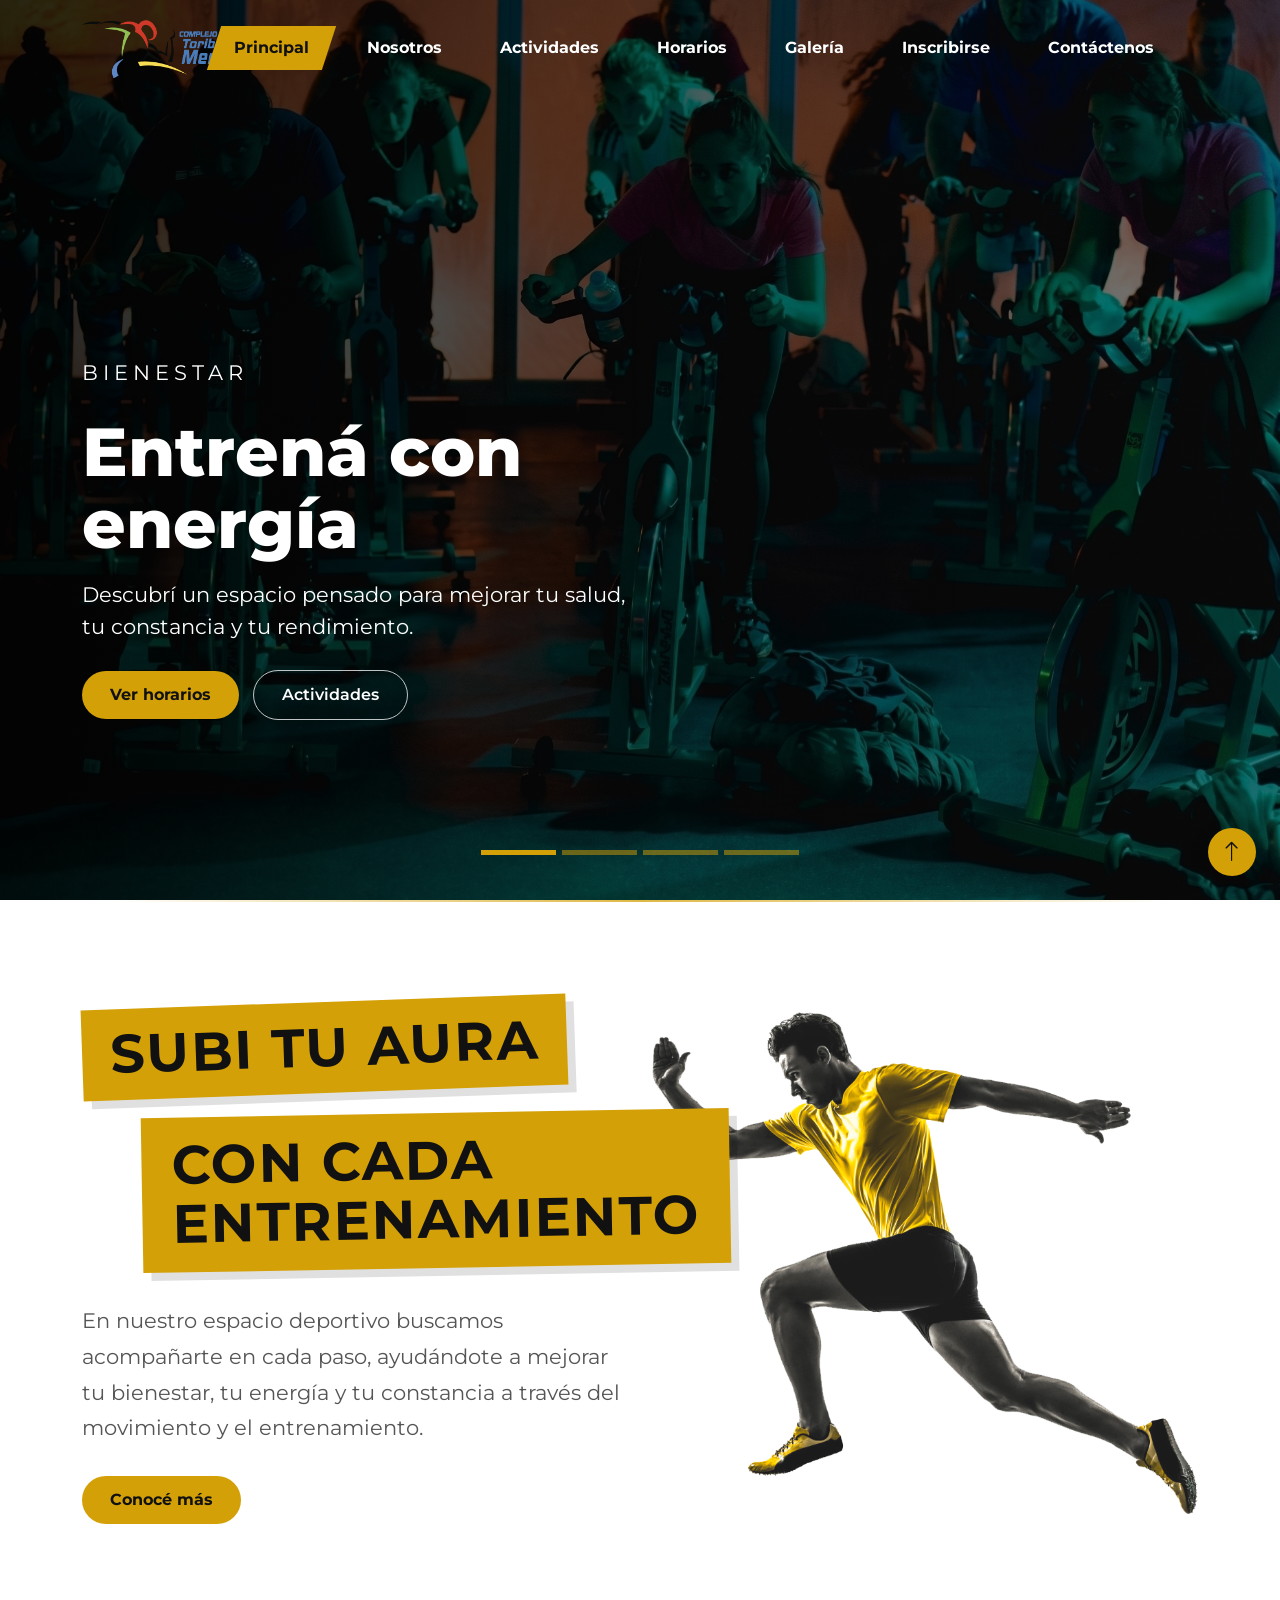
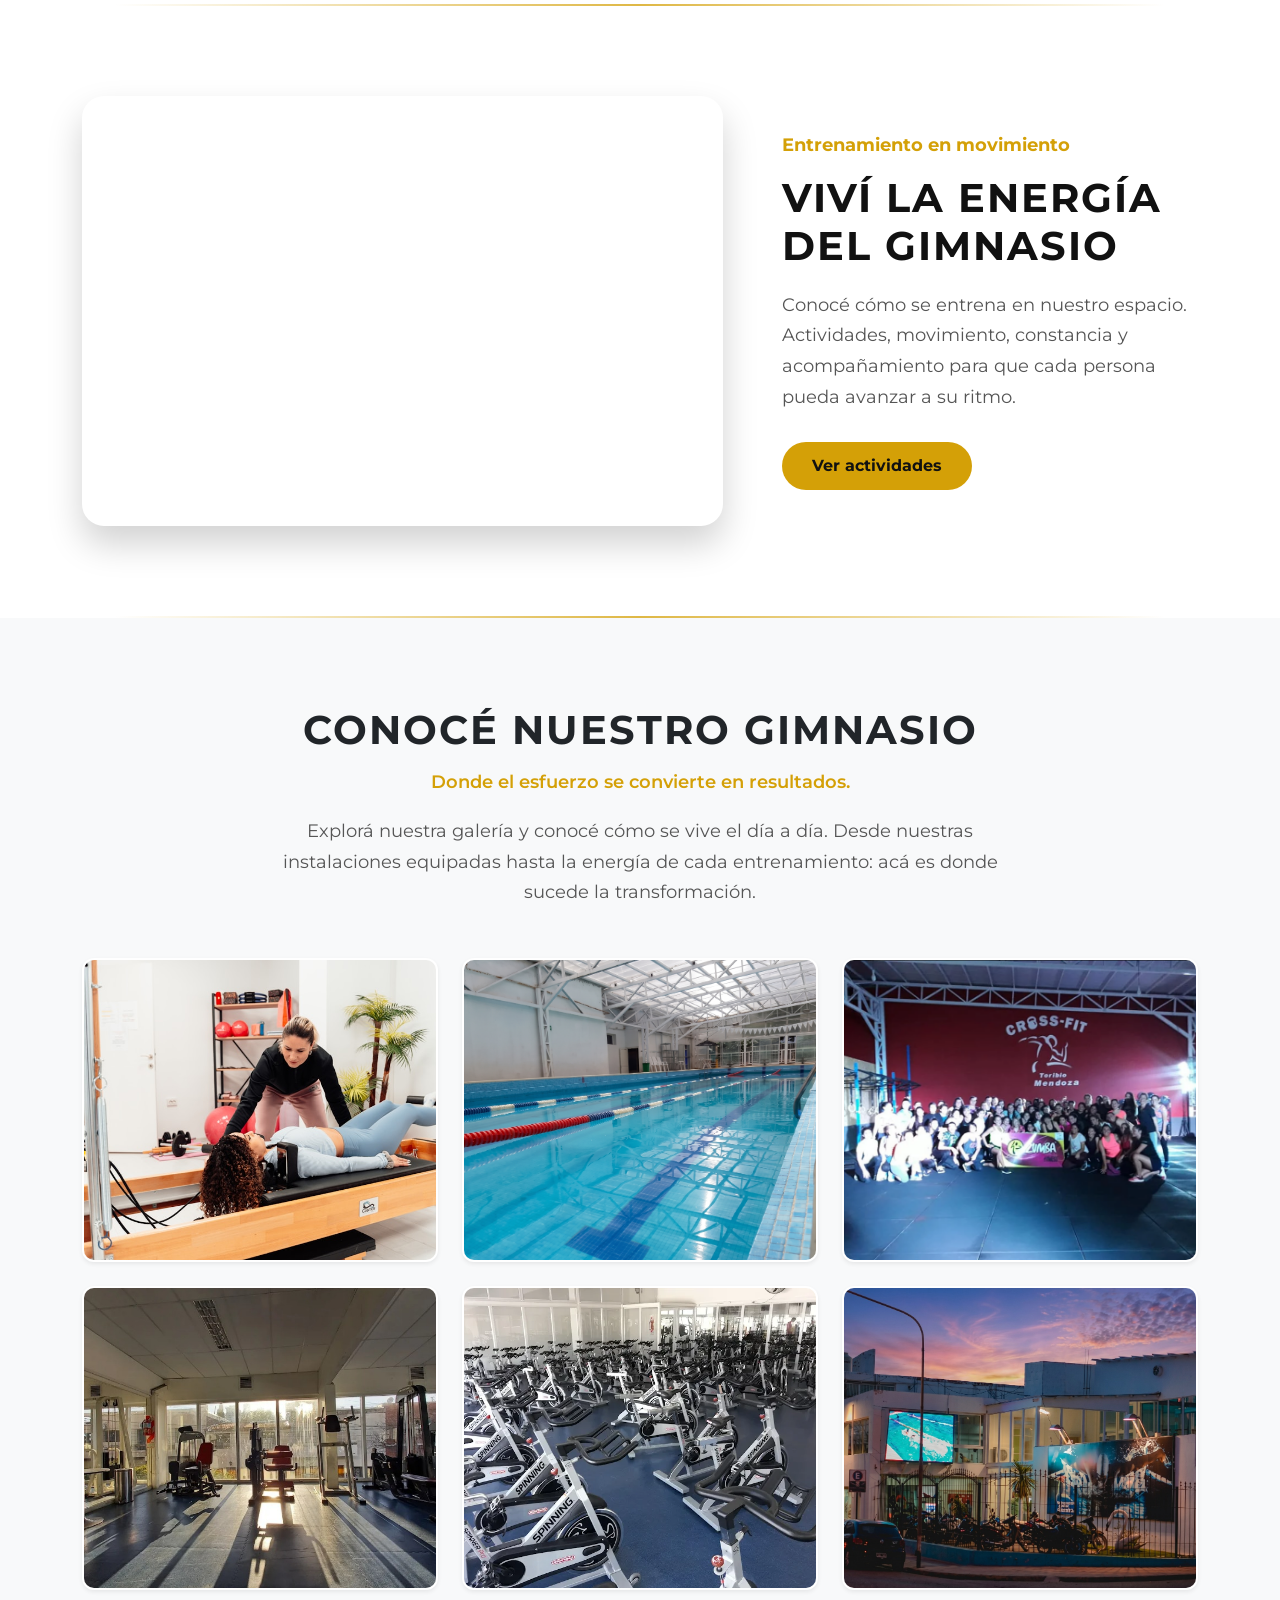
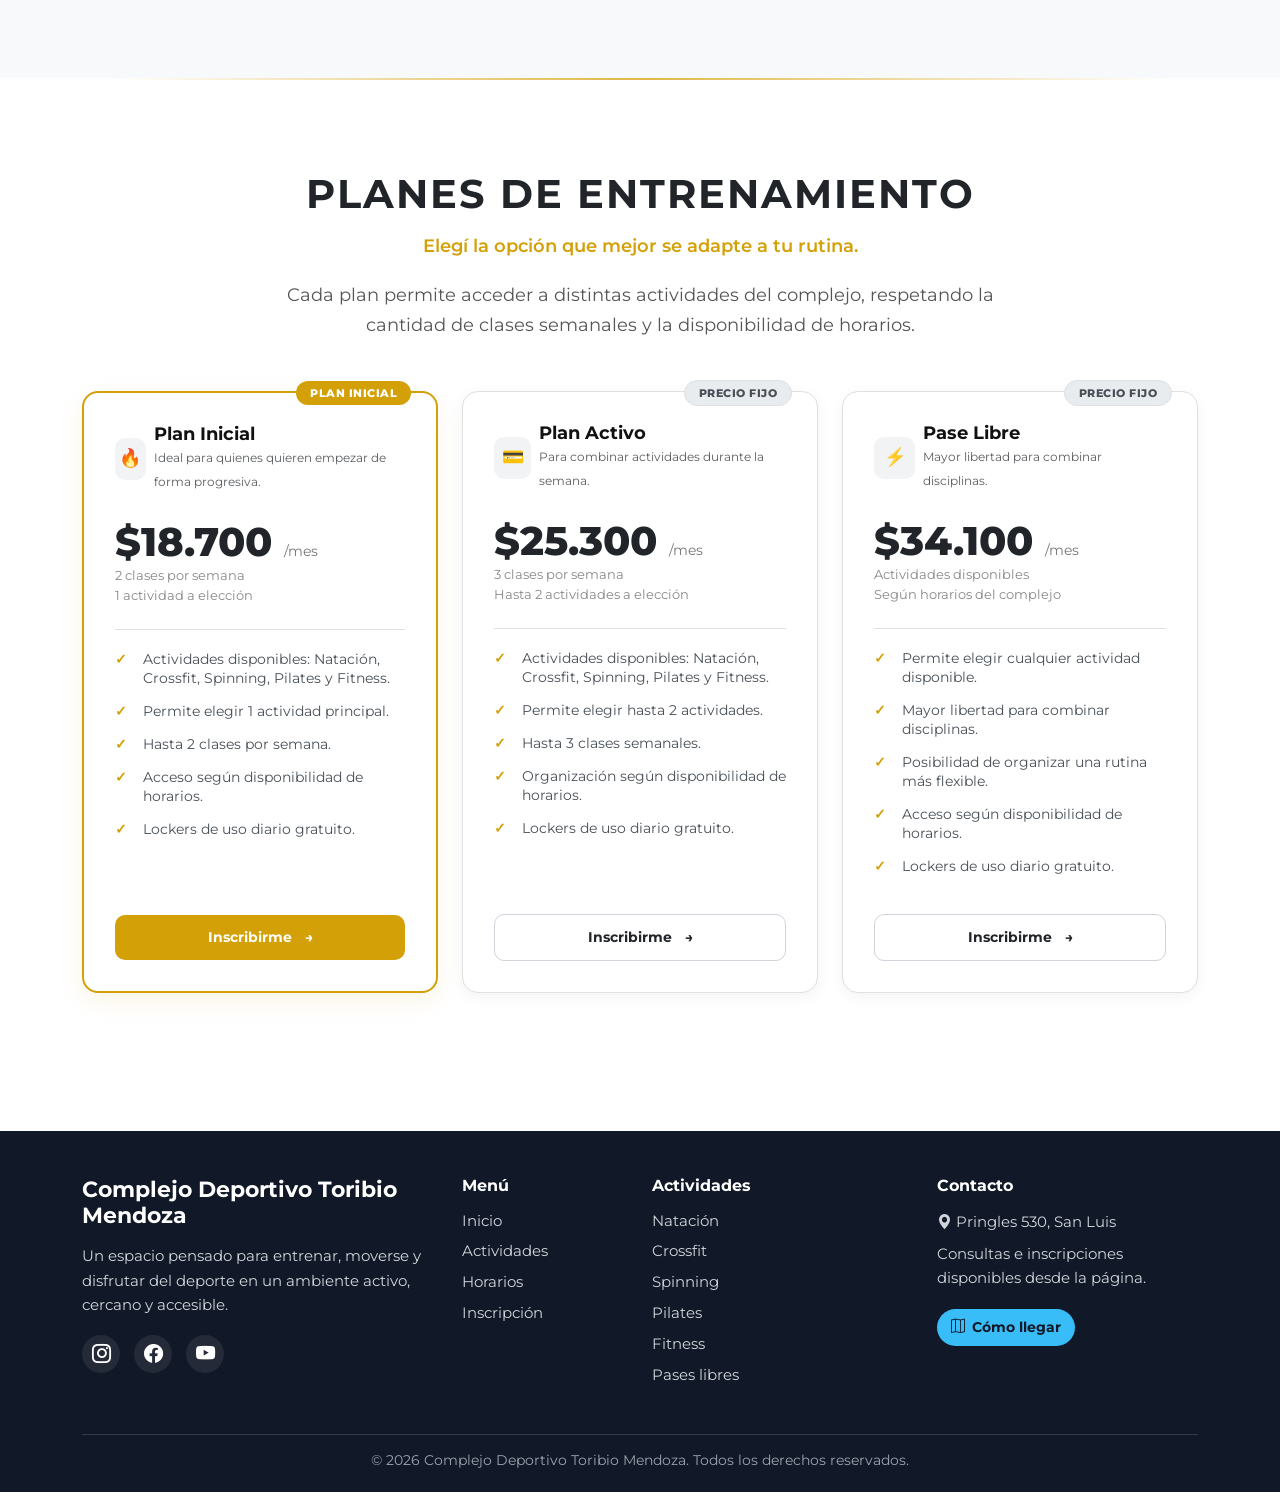
<file: index.html>
<!DOCTYPE html>
<html lang="es">
<head>
    <meta charset="UTF-8">
    <meta name="viewport" content="width=device-width, initial-scale=1.0">
    
    <title>Inicio - Gimnasio</title>
    
    
    <!-- Bootstrap 5.1.3 -->
    <link href="https://cdn.jsdelivr.net/npm/bootstrap@5.1.3/dist/css/bootstrap.min.css" rel="stylesheet">

    <!-- ICONOS BOOTSTRAP -->
    <link rel="stylesheet" href="https://cdn.jsdelivr.net/npm/bootstrap-icons@1.11.3/font/bootstrap-icons.min.css">

    <!-- CSS propio -->
    <link rel="stylesheet" href="estilo-css/estilo.css">
</head>

<body>

    <!-- =====================================================
         HEADER / MENÚ PRINCIPAL
    ====================================================== -->
    <header>
        <nav class="navbar navbar-expand-lg">
            <div class="container">

                <div class="row w-100 align-items-center">

                    <div class="col-4 col-lg-2">
                        <a class="navbar-brand" href="index.html">
                            <img src="imagenes/logo.png" alt="Logo del gimnasio">
                        </a>
                    </div>

                    <div class="col-8 d-lg-none text-end">
                        <button class="navbar-toggler" type="button" data-bs-toggle="collapse" data-bs-target="#menuPrincipal">
                            <span class="navbar-toggler-icon"></span>
                        </button>
                    </div>

                    <div class="col-12 col-lg-10">
                        <div class="collapse navbar-collapse justify-content-end" id="menuPrincipal">
                            <ul class="navbar-nav">
                                <li class="nav-item">
                                    <a class="nav-link enlace-menu active" href="index.html#inicio">Principal</a>
                                </li>
                                <li class="nav-item">
                                    <a class="nav-link enlace-menu" href="nosotros.html">Nosotros</a>
                                </li>
                                <li class="nav-item">
                                    <a class="nav-link enlace-menu" href="actividades.html">Actividades</a>
                                </li>
                                <li class="nav-item">
                                    <a class="nav-link enlace-menu" href="horarios.html">Horarios</a>
                                </li>
                                <li class="nav-item">
                                    <a class="nav-link enlace-menu" href="index.html#galeria">Galería</a>
                                </li>
                                <li class="nav-item">
                                    <a class="nav-link enlace-menu" href="inscripcion.html">Inscribirse</a>
                                </li>
                                <li class="nav-item">
                                    <a class="nav-link enlace-menu" href="contacto.html">Contáctenos</a>
                                </li>
                            </ul>
                        </div>
                    </div>

                </div>

            </div>
        </nav>
    </header>


    <!-- =====================================================
         MAIN / CONTENIDO PRINCIPAL DEL INDEX
    ====================================================== -->
    <main>

        <!-- =================================================
             SECCIÓN 1: PORTADA / PRESENTACIÓN PRINCIPAL
        ================================================== -->
        <section id="inicio" class="portada">

            <div id="carruselInicio" class="carousel slide carousel-fade" data-bs-ride="carousel" data-bs-interval="4500">

                <div class="carousel-indicators">
                    <button type="button" data-bs-target="#carruselInicio" data-bs-slide-to="0" class="active"></button>
                    <button type="button" data-bs-target="#carruselInicio" data-bs-slide-to="1"></button>
                    <button type="button" data-bs-target="#carruselInicio" data-bs-slide-to="2"></button>
                    <button type="button" data-bs-target="#carruselInicio" data-bs-slide-to="3"></button>
                </div>

                <div class="carousel-inner">

                    <!-- Imagen 1 del carrusel -->
                    <div class="carousel-item active">
                        <img src="imagenes/header/chicasenbicicleta.png" alt="Entrenamiento en gimnasio">
                        <div class="fondo-oscuro"></div>

                        <div class="contenido-portada">
                            <div class="container">
                                <div class="row">
                                    <div class="col-12 col-md-8 col-lg-6">
                                        <p class="subtitulo">Bienestar</p>
                                        <h1>Entrená con energía</h1>
                                        <p>Descubrí un espacio pensado para mejorar tu salud, tu constancia y tu rendimiento.</p>

                                        <div class="botones-portada">
                                            <a href="horarios.html" class="btn-principal">Ver horarios</a>
                                            <a href="actividades.html" class="btn-secundario">Actividades</a>
                                        </div>
                                    </div>
                                </div>
                            </div>
                        </div>
                    </div>

                    <!-- Imagen 2 del carrusel -->
                    <div class="carousel-item">
                        <img src="imagenes/header/chica.png" alt="Sala de musculación">
                        <div class="fondo-oscuro"></div>

                        <div class="contenido-portada">
                            <div class="container">
                                <div class="row">
                                    <div class="col-12 col-md-8 col-lg-6">
                                        <p class="subtitulo">Movimiento</p>
                                        <h1>Actividades para vos</h1>
                                        <p>Explorá propuestas dinámicas y adaptadas a distintos niveles de entrenamiento.</p>

                                        <div class="botones-portada">
                                            <a href="actividades.html" class="btn-principal">Ver actividades</a>
                                            <a href="horarios.html" class="btn-secundario">Ver horarios</a>
                                        </div>
                                    </div>
                                </div>
                            </div>
                        </div>
                    </div>

                    <!-- Imagen 3 del carrusel -->
                    <div class="carousel-item">
                        <img src="imagenes/header/chicoayudante.png" alt="Zona de entrenamiento">
                        <div class="fondo-oscuro"></div>

                        <div class="contenido-portada">
                            <div class="container">
                                <div class="row">
                                    <div class="col-12 col-md-8 col-lg-6">
                                        <p class="subtitulo">Comunidad</p>
                                        <h1>Un lugar para superarte</h1>
                                        <p>Conocé nuestras instalaciones y empezá a formar parte de un ambiente saludable y activo.</p>

                                        <div class="botones-portada">
                                            <a href="#galeria" class="btn-principal">Ver galería</a>
                                            <a href="contacto.html" class="btn-secundario">Contactanos</a>
                                        </div>
                                    </div>
                                </div>
                            </div>
                        </div>
                    </div>

                    <!-- Imagen 4 del carrusel -->
                    <div class="carousel-item">
                        <img src="imagenes/header/pileta.png" alt="Beneficios y promociones del gimnasio">
                        <div class="fondo-oscuro"></div>

                        <div class="contenido-portada">
                            <div class="container">
                                <div class="row">
                                    <div class="col-12 col-md-8 col-lg-6">
                                        <p class="subtitulo">Beneficios</p>
                                        <h1>Entrená con descuentos</h1>
                                        <p>
                                            Grupo familiar 15% OFF, universitarios 10% OFF,
                                            Clickpass, Gympass y convenios con empresas.
                                        </p>

                                        <div class="botones-portada">
                                            <a href="inscripcion.html" class="btn-principal">Inscribirse</a>
                                            <a href="#planes-intro" class="btn-secundario">Ver planes</a>
                                        </div>
                                    </div>
                                </div>
                            </div>
                        </div>
                    </div>

                </div>

            </div>

        </section>

        <div class="separador-seccion"></div>
        <!-- =================================================
             SECCIÓN 2: PRESENTACIÓN / NOSOTROS
        ================================================== -->
        <section id="presentacion" class="presentacion">
            <div class="container">
                <div class="row align-items-center">

                    <!-- Texto -->
                    <div class="col-12 col-lg-6">
                        <div class="bloque-frase">
                            <div class="frase-linea frase-linea-1">SUBI TU AURA</div>
                            <div class="frase-linea frase-linea-2">
                                CON CADA<br>ENTRENAMIENTO
                            </div>
                        </div>
                        
                        <p class="texto-presentacion">
                            En nuestro espacio deportivo buscamos acompañarte en cada paso,
                            ayudándote a mejorar tu bienestar, tu energía y tu constancia
                            a través del movimiento y el entrenamiento.
                        </p>

                        <a href="nosotros.html" class="btn btn-presentacion">Conocé más</a>
                    </div>

                    <!-- Imagen -->
                    <div class="col-12 col-lg-6 text-center">
                        <img src="imagenes/presentacion/corredor.png" alt="Deportista en movimiento" class="img-fluid imagen-presentacion">
                    </div>

                </div>
            </div>
        </section>

        

        <div class="separador-seccion"></div>
        <!-- =================================================
             SECCIÓN 4: VIDEOS
        ================================================== -->
        <section id="videos" class="videos-inicio">
            <div class="container">
                <div class="row align-items-center">

                    <div class="col-12 col-lg-7">
                        <div class="contenedor-video">
                            <iframe 
                                src="https://www.youtube.com/embed/_6Hrcn2jaV8"
                                title="Video de entrenamiento"
                                allow="accelerometer; autoplay; clipboard-write; encrypted-media; gyroscope; picture-in-picture"
                                allowfullscreen>
                            </iframe>
                        </div>
                    </div>

                    <div class="col-12 col-lg-5">
                        <div class="texto-video">
                            <span>Entrenamiento en movimiento</span>
                            <h2>Viví la energía del gimnasio</h2>
                            <p>
                                Conocé cómo se entrena en nuestro espacio. Actividades, movimiento,
                                constancia y acompañamiento para que cada persona pueda avanzar
                                a su ritmo.
                            </p>

                            <a href="actividades.html" class="boton-video">Ver actividades</a>
                        </div>
                    </div>

                </div>
            </div>
        </section>

        <div class="separador-seccion"></div>
       <!-- =================================================
             SECCIÓN 5: GALERÍA
        ================================================== -->
        <section id="galeria" class="galeria">
            <div class="container py-5 galeria-contenido">

                <div class="texto-seccion text-center">
                    <h2>Conocé nuestro gimnasio</h2>
                    <span>Donde el esfuerzo se convierte en resultados.</span>
                    <p>
                        Explorá nuestra galería y conocé cómo se vive el día a día.
                        Desde nuestras instalaciones equipadas hasta la energía de cada entrenamiento:
                        acá es donde sucede la transformación.
                    </p>
                </div>

                <div class="row row-cols-1 row-cols-md-3 g-4 mb-4">
                    <div class="col">
                        <div class="card h-100 shadow-sm overflow-hidden">
                            <img src="imagenes/galeria/pilates.jpg" class="card-img-top img-galeria" alt="Pilates">
                        </div>
                    </div>

                    <div class="col">
                        <div class="card h-100 shadow-sm overflow-hidden">
                            <img src="imagenes/galeria/natacion.png" class="card-img-top img-galeria" alt="Natación">
                        </div>
                    </div>

                    <div class="col">
                        <div class="card h-100 shadow-sm overflow-hidden">
                            <img src="imagenes/galeria/crossfit.png" class="card-img-top img-galeria" alt="Crossfit">
                        </div>
                    </div>
                </div>

                <div class="row row-cols-1 row-cols-md-3 g-4">
                    <div class="col">
                        <div class="card h-100 shadow-sm overflow-hidden">
                            <img src="imagenes/galeria/gymGaleria.jpeg" class="card-img-top img-galeria" alt="Sala de gimnasio">
                        </div>
                    </div>

                    <div class="col">
                        <div class="card h-100 shadow-sm overflow-hidden">
                            <img src="imagenes/galeria/spinning.png" class="card-img-top img-galeria" alt="Spinning">
                        </div>
                    </div>

                    <div class="col">
                        <div class="card h-100 shadow-sm overflow-hidden">
                            <img src="imagenes/galeria/imagenDelLocal.jpeg" class="card-img-top img-galeria" alt="Local del gimnasio">
                        </div>
                    </div>
                </div>

            </div>
        </section>

        <div class="separador-seccion"></div>
        <!-- =================================================
            SECCIÓN 6: PLANES
        ================================================== -->
        <section id="planes-intro" class="planes-index">
            <div class="container">

                <div class="row">
                    <div class="col-12 texto-seccion">
                        <h2>Planes de entrenamiento</h2>
                        <span>Elegí la opción que mejor se adapte a tu rutina.</span>
                        <p>
                            Cada plan permite acceder a distintas actividades del complejo,
                            respetando la cantidad de clases semanales y la disponibilidad de horarios.
                        </p>
                    </div>
                </div>

                <div class="row g-4 justify-content-center">

                    <!-- PLAN INICIAL -->
                    <div class="col-12 col-md-6 col-lg-4">
                        <div class="card h-100 plan-card plan-destacado">

                            <span class="insignia-premium oro">Plan Inicial</span>

                            <div class="card-body d-flex flex-column justify-content-between">
                                <div>

                                    <div class="d-flex align-items-center mb-3">
                                        <div class="icon-contenedor me-2">🔥</div>

                                        <div>
                                            <h4 class="plan-name m-0">Plan Inicial</h4>
                                            <small class="plan-subtitle text-muted">
                                                Ideal para quienes quieren empezar de forma progresiva.
                                            </small>
                                        </div>
                                    </div>

                                    <div class="precio-contenedor mb-4">
                                        <h3 class="precio-principal">$18.700 <span>/mes</span></h3>
                                        <p class="precio-detalle mb-0">2 clases por semana</p>
                                        <p class="precio-detalle">1 actividad a elección</p>
                                    </div>

                                    <hr class="divisor-plan">

                                    <ul class="lista-beneficios">
                                        <li class="check">Actividades disponibles: Natación, Crossfit, Spinning, Pilates y Fitness.</li>
                                        <li class="check">Permite elegir 1 actividad principal.</li>
                                        <li class="check">Hasta 2 clases por semana.</li>
                                        <li class="check">Acceso según disponibilidad de horarios.</li>
                                        <li class="check">Lockers de uso diario gratuito.</li>
                                    </ul>

                                </div>

                                <a href="inscripcion.html" class="btn btn-contratar mt-4 w-100">
                                    Inscribirme <span class="arrow">→</span>
                                </a>
                            </div>

                        </div>
                    </div>


                    <!-- PLAN ACTIVO -->
                    <div class="col-12 col-md-6 col-lg-4">
                        <div class="card h-100 plan-card">

                            <span class="insignia-premium gris">Precio fijo</span>

                            <div class="card-body d-flex flex-column justify-content-between">
                                <div>

                                    <div class="d-flex align-items-center mb-3">
                                        <div class="icon-contenedor me-2">💳</div>

                                        <div>
                                            <h4 class="plan-name m-0">Plan Activo</h4>
                                            <small class="plan-subtitle text-muted">
                                                Para combinar actividades durante la semana.
                                            </small>
                                        </div>
                                    </div>

                                    <div class="precio-contenedor mb-4">
                                        <h3 class="precio-principal">$25.300 <span>/mes</span></h3>
                                        <p class="precio-detalle mb-0">3 clases por semana</p>
                                        <p class="precio-detalle">Hasta 2 actividades a elección</p>
                                    </div>

                                    <hr class="divisor-plan">

                                    <ul class="lista-beneficios">
                                        <li class="check">Actividades disponibles: Natación, Crossfit, Spinning, Pilates y Fitness.</li>
                                        <li class="check">Permite elegir hasta 2 actividades.</li>
                                        <li class="check">Hasta 3 clases semanales.</li>
                                        <li class="check">Organización según disponibilidad de horarios.</li>
                                        <li class="check">Lockers de uso diario gratuito.</li>
                                    </ul>

                                </div>

                                <a href="inscripcion.html" class="btn btn-contratar mt-4 w-100">
                                    Inscribirme <span class="arrow">→</span>
                                </a>
                            </div>

                        </div>
                    </div>


                    <!-- PASE LIBRE -->
                    <div class="col-12 col-md-6 col-lg-4">
                        <div class="card h-100 plan-card">

                            <span class="insignia-premium gris">Precio fijo</span>

                            <div class="card-body d-flex flex-column justify-content-between">
                                <div>

                                    <div class="d-flex align-items-center mb-3">
                                        <div class="icon-contenedor me-2">⚡</div>

                                        <div>
                                            <h4 class="plan-name m-0">Pase Libre</h4>
                                            <small class="plan-subtitle text-muted">
                                                Mayor libertad para combinar disciplinas.
                                            </small>
                                        </div>
                                    </div>

                                    <div class="precio-contenedor mb-4">
                                        <h3 class="precio-principal">$34.100 <span>/mes</span></h3>
                                        <p class="precio-detalle mb-0">Actividades disponibles</p>
                                        <p class="precio-detalle">Según horarios del complejo</p>
                                    </div>

                                    <hr class="divisor-plan">

                                    <ul class="lista-beneficios">
                                        <li class="check">Permite elegir cualquier actividad disponible.</li>
                                        <li class="check">Mayor libertad para combinar disciplinas.</li>
                                        <li class="check">Posibilidad de organizar una rutina más flexible.</li>
                                        <li class="check">Acceso según disponibilidad de horarios.</li>
                                        <li class="check">Lockers de uso diario gratuito.</li>
                                    </ul>

                                </div>

                                <a href="inscripcion.html" class="btn btn-contratar mt-4 w-100">
                                    Inscribirme <span class="arrow">→</span>
                                </a>
                            </div>

                        </div>
                    </div>

                </div>

            </div>
        </section>
    </main>

    <!-- =====================================================
        FOOTER / PIE DE PÁGINA
    ====================================================== -->
    <footer class="footer-gym mt-5">
        <div class="container">
            <div class="row">

                <!-- Identidad del complejo -->
                <div class="col-12 col-md-4 footer-bloque">
                    <h3>Complejo Deportivo Toribio Mendoza</h3>

                    <p>
                        Un espacio pensado para entrenar, moverse y disfrutar del deporte
                        en un ambiente activo, cercano y accesible.
                    </p>

                    <div class="footer-redes">
                        <a href="https://www.instagram.com/toribiomendozacomplejodportivo/?hl=es" target="_blank" rel="noopener noreferrer" aria-label="Instagram">
                            <i class="bi bi-instagram"></i>
                        </a>

                        <a href="https://www.facebook.com/complejodeportivo.toribiomendoza/?locale=es_LA" target="_blank" rel="noopener noreferrer" aria-label="Facebook">
                            <i class="bi bi-facebook"></i>
                        </a>

                        <a href="https://www.youtube.com/@toribiomendoza5914" target="_blank" rel="noopener noreferrer" aria-label="YouTube">
                            <i class="bi bi-youtube"></i>
                        </a>
                    </div>
                </div>

                <!-- Enlaces rápidos -->
                <div class="col-12 col-md-2 footer-bloque">
                    <h4>Menú</h4>
                    <ul>
                        <li><a href="index.html">Inicio</a></li>
                        <li><a href="actividades.html">Actividades</a></li>
                        <li><a href="horarios.html">Horarios</a></li>
                        <li><a href="inscripcion.html">Inscripción</a></li>
                    </ul>
                </div>

                <!-- Actividades -->
                <div class="col-12 col-md-3 footer-bloque">
                    <h4>Actividades</h4>
                    <ul>
                        <li>Natación</li>
                        <li>Crossfit</li>
                        <li>Spinning</li>
                        <li>Pilates</li>
                        <li>Fitness</li>
                        <li>Pases libres</li>
                    </ul>
                </div>

                <!-- Contacto -->
                <div class="col-12 col-md-3 footer-bloque">
                    <h4>Contacto</h4>

                    <p>
                        <i class="bi bi-geo-alt-fill"></i>
                        Pringles 530, San Luis
                    </p>

                    <p>
                        Consultas e inscripciones disponibles desde la página.
                    </p>

                    <a class="footer-mapa" href="https://www.google.com/maps/dir//Complejo+Deportivo+Toribio+Mendoza,+Pringles+530,+D5700+San+Luis/@-33.2919058,-66.3200235,3470m/data=!3m1!1e3!4m8!4m7!1m0!1m5!1m1!1s0x95d43eab1c7a9341:0xb46327c5aa29217d!2m2!1d-66.3310254!2d-33.3016424?entry=ttu&g_ep=EgoyMDI2MDYwMy4xIKXMDSoASAFQAw%3D%3D" target="_blank" rel="noopener noreferrer">
                        <i class="bi bi-map"></i>
                        Cómo llegar
                    </a>
                </div>

            </div>

            <div class="footer-linea"></div>

            <div class="footer-copy">
                <p>
                    © 2026 Complejo Deportivo Toribio Mendoza. Todos los derechos reservados.
                </p>
            </div>
        </div>
    </footer>

    <!-- =====================================================
        BOTÓN VOLVER AL INICIO
    ====================================================== -->
    <a href="#inicio" class="boton-volver-inicio" aria-label="Volver al inicio">
        <i class="bi bi-arrow-up"></i>
    </a>

    <!-- Menu fijo JAVASCRIPT -->
    <script src="javascript/script.js"></script>
    
    
    <!-- =====================================================
         SCRIPTS / BOOTSTRAP JS
    ====================================================== -->
    <script src="https://cdn.jsdelivr.net/npm/bootstrap@5.1.3/dist/js/bootstrap.bundle.min.js"></script>

</body>
</html>
</file>
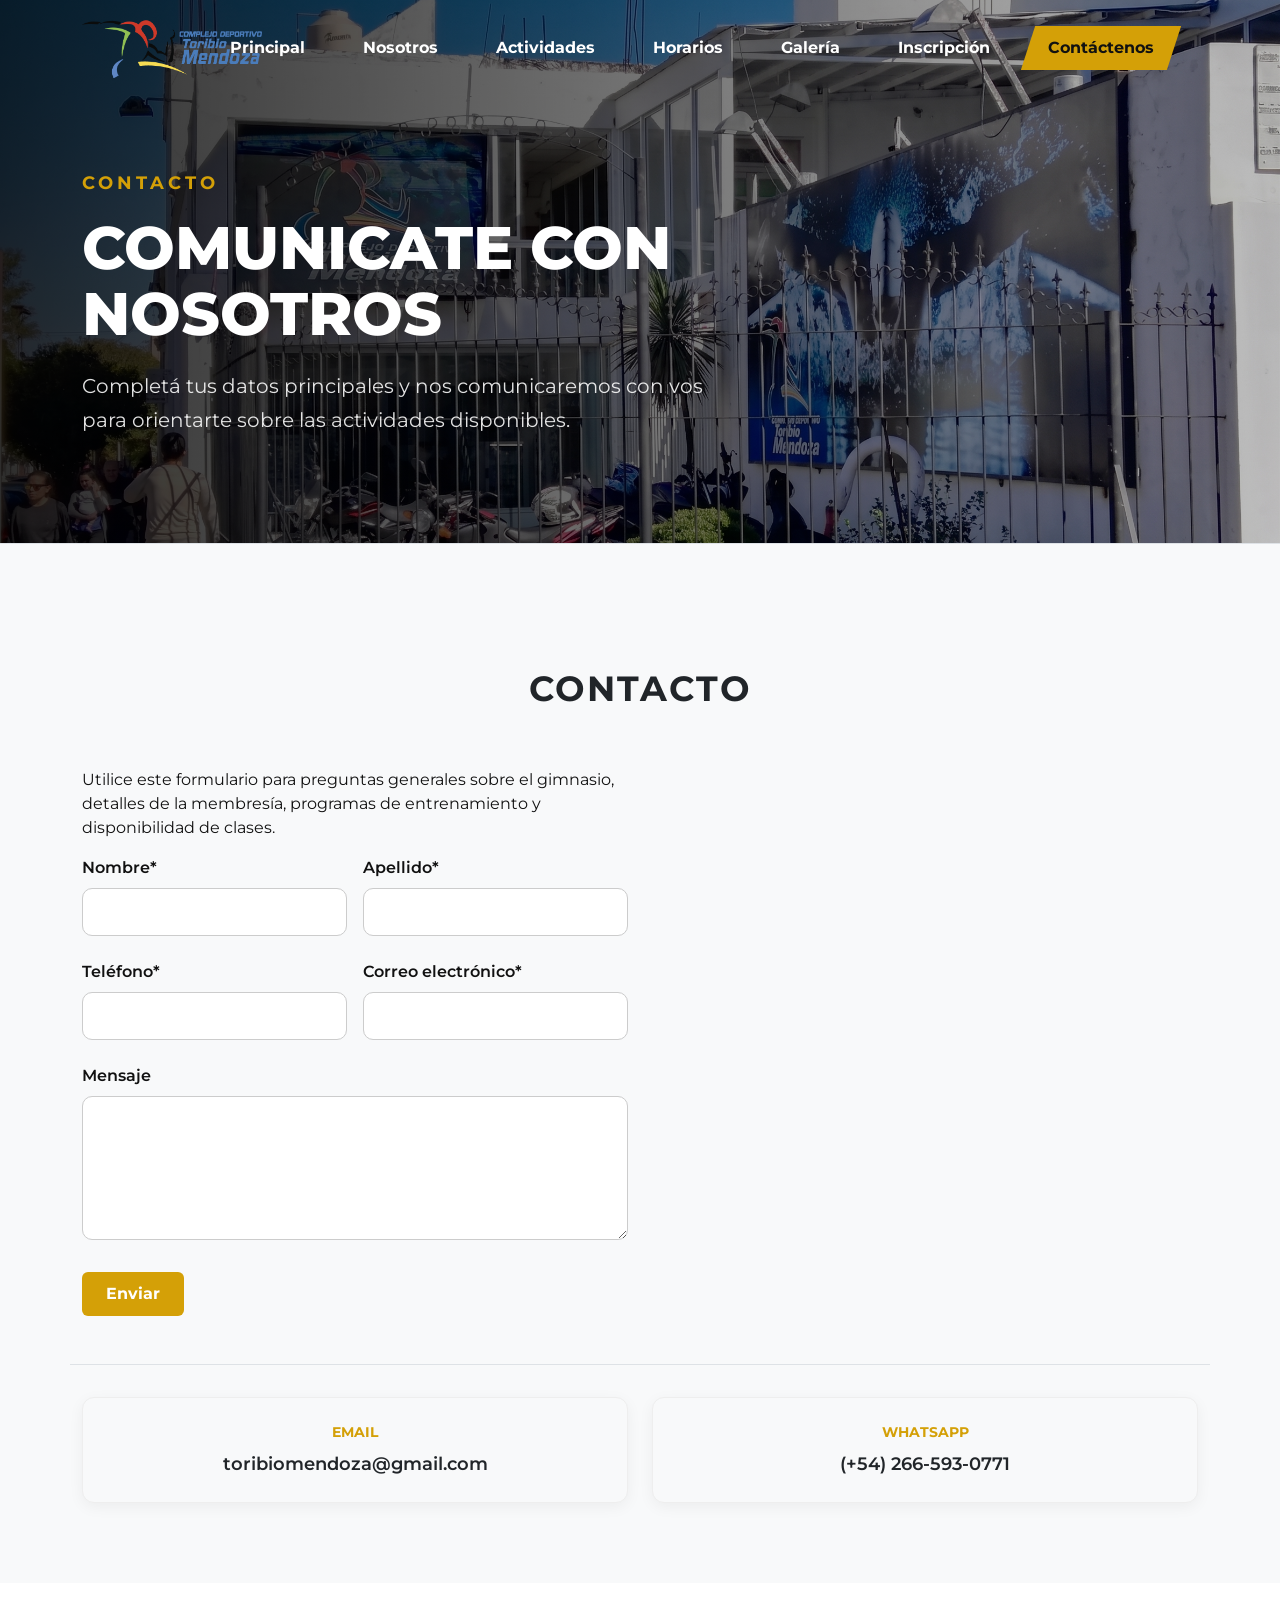
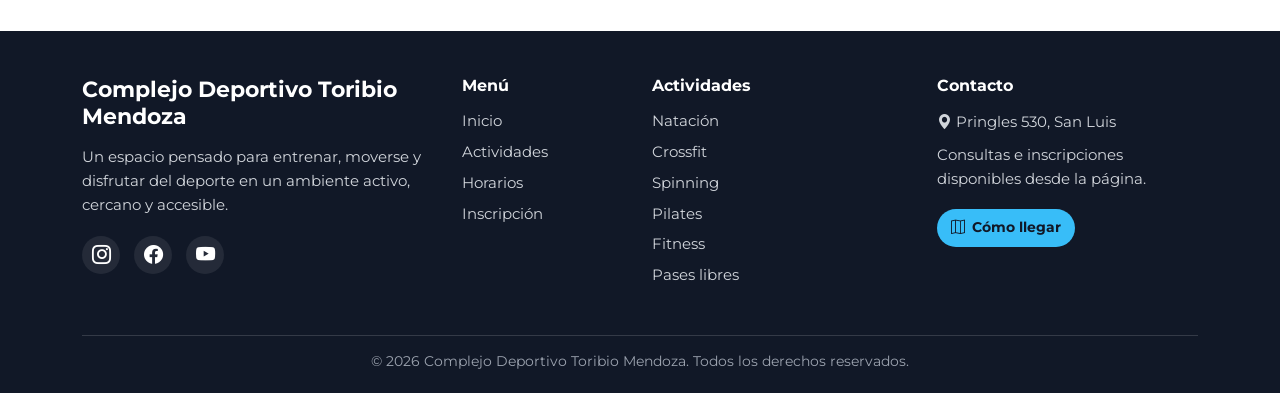
<file: contacto.html>
<!DOCTYPE html>
<html lang="es">
<head>
    <meta charset="UTF-8">
    <meta name="viewport" content="width=device-width, initial-scale=1.0">
    
    <title>Contacto - Gimnasio</title>

    <!-- BOOTSTRAP 5.1.3 -->
    <link href="https://cdn.jsdelivr.net/npm/bootstrap@5.1.3/dist/css/bootstrap.min.css" rel="stylesheet">

    <!-- ICONOS BOOTSTRAP -->
    <link rel="stylesheet" href="https://cdn.jsdelivr.net/npm/bootstrap-icons@1.11.3/font/bootstrap-icons.min.css">

    <!-- CSS PROPIO -->
    <link rel="stylesheet" href="estilo-css/estilo.css">
</head>

<body>

    <!-- =====================================================
         HEADER / MENÚ PRINCIPAL
    ====================================================== -->
    <header>
        <nav class="navbar navbar-expand-lg">
            <div class="container">

                <div class="row w-100 align-items-center">

                    <div class="col-4 col-lg-2">
                        <a class="navbar-brand" href="index.html">
                            <img src="imagenes/logo.png" alt="Logo del gimnasio">
                        </a>
                    </div>

                    <div class="col-8 d-lg-none text-end">
                        <button 
                            class="navbar-toggler" 
                            type="button" 
                            data-bs-toggle="collapse" 
                            data-bs-target="#menuPrincipal" 
                            aria-controls="menuPrincipal" 
                            aria-expanded="false" 
                            aria-label="Abrir menú">
                            <span class="navbar-toggler-icon"></span>
                        </button>
                    </div>

                    <div class="col-12 col-lg-10">
                        <div class="collapse navbar-collapse justify-content-end" id="menuPrincipal">
                            <ul class="navbar-nav">
                                <li class="nav-item">
                                    <a class="nav-link enlace-menu" href="index.html#inicio">Principal</a>
                                </li>

                                <li class="nav-item">
                                    <a class="nav-link enlace-menu" href="nosotros.html">Nosotros</a>
                                </li>

                                <li class="nav-item">
                                    <a class="nav-link enlace-menu" href="actividades.html">Actividades</a>
                                </li>

                                <li class="nav-item">
                                    <a class="nav-link enlace-menu" href="horarios.html">Horarios</a>
                                </li>

                                <li class="nav-item">
                                    <a class="nav-link enlace-menu" href="index.html#galeria">Galería</a>
                                </li>

                                <li class="nav-item">
                                    <a class="nav-link enlace-menu" href="inscripcion.html">Inscripción</a>
                                </li>

                                <li class="nav-item">
                                    <a class="nav-link enlace-menu active" href="contacto.html">Contáctenos</a>
                                </li>
                            </ul>
                        </div>
                    </div>

                </div>

            </div>
        </nav>
    </header>


    <main>

        <!-- =================================================
             SECCIÓN 1: HERO CONTACTO - STYLE DE VALE
        ================================================== -->
        <section class="hero-contacto">
            <div class="container">
                <div class="row align-items-center">

                    <div class="col-12 col-lg-7">
                        <div class="texto-hero-contacto">
                            <span>Contacto</span>
                            <h1>Comunicate con nosotros</h1>
                            <p>
                                Completá tus datos principales y nos comunicaremos con vos
                                para orientarte sobre las actividades disponibles.
                            </p>
                        </div>
                    </div>

                </div>
            </div>
        </section>


        <!-- =================================================
             SECCIÓN 2: CONTACTO - STYLE DE VALE
        ================================================== -->
        <section class="bg-light border-top section-contacto">
            <div class="container py-3">

                <div class="row mb-4">
                    <div class="texto-seccion text-center">
                        <h3>Contacto</h3>
                    </div>

                    <!-- FORMULARIO DE CONTACTO -->
                    <div class="col-md-6">
                        <p>
                            Utilice este formulario para preguntas generales sobre el gimnasio,
                            detalles de la membresía, programas de entrenamiento y disponibilidad de clases.
                        </p>

                        <form class="row g-3 needs-validation" id="formulario-contacto" novalidate>

                            <div class="col-md-6 mb-2">
                                <label for="nombre-contac" class="form-label">Nombre*</label>
                                <input type="text" class="form-control" id="nombre-contac" required>

                                <div class="valid-feedback">¡Perfecto!</div>
                                <div class="invalid-feedback">Solo letras, mínimo 3 caracteres.</div>
                            </div>

                            <div class="col-md-6 mb-2">
                                <label for="apellido-contac" class="form-label">Apellido*</label>
                                <input type="text" class="form-control" id="apellido-contac" required>

                                <div class="valid-feedback">¡Perfecto!</div>
                                <div class="invalid-feedback">Solo letras, mínimo 3 caracteres.</div>
                            </div>

                            <div class="col-md-6 mb-2">
                                <label for="tel-contac" class="form-label">Teléfono*</label>
                                <input type="tel" class="form-control" id="tel-contac" required>

                                <div class="valid-feedback">¡Perfecto!</div>
                                <div class="invalid-feedback">El teléfono debe contener 10 dígitos numéricos.</div>
                            </div>

                            <div class="col-md-6 mb-2">
                                <label for="correo-contac" class="form-label">Correo electrónico*</label>
                                <input type="email" class="form-control" id="correo-contac" required>

                                <div class="valid-feedback">¡Perfecto!</div>
                                <div class="invalid-feedback">Debe incluir @ y .com</div>
                            </div>

                            <div class="col-md-12 mb-3">
                                <label for="mens-contac" class="form-label">Mensaje</label>
                                <textarea class="form-control" rows="5" id="mens-contac" required></textarea>
                            </div>

                            <div class="col-12">
                                <button class="btn btn-primary px-4" type="submit">
                                    Enviar
                                </button>
                            </div>

                        </form>
                    </div>


                    <!-- UBICACIÓN DEL MAPA -->
                    <div class="col-md-6">
                        <iframe src="https://www.google.com/maps/embed?pb=!1m18!1m12!1m3!1d6669.314944106939!2d-66.33360512528989!3d-33.3016229899041!2m3!1f0!2f0!3f0!3m2!1i1024!2i768!4f13.1!3m3!1m2!1s0x95d43eab1c7a9341%3A0xb46327c5aa29217d!2sComplejo%20Deportivo%20Toribio%20Mendoza!5e0!3m2!1ses!2sar!4v1781034842006!5m2!1ses!2sar" width="600" height="450" style="border:0;" allowfullscreen="" loading="lazy" referrerpolicy="no-referrer-when-downgrade"></iframe>
                    </div>
                </div>


                <!-- INFORMACIÓN ADICIONAL -->
                <div class="row info-adicional-container border-top">
                    <div class="col-md-6 mb-3">
                        <div class="card-contacto text-center">
                            <span class="info-label">Email</span>
                            <a href="mailto:toribiomendoza@gmail.com" class="info-link">
                                toribiomendoza@gmail.com
                            </a>
                        </div>
                    </div>

                    <div class="col-md-6 mb-3">
                        <div class="card-contacto text-center">
                            <span class="info-label">WhatsApp</span>
                            <a href="https://wa.me/5492665930771?text=Hola!" class="info-link" target="_blank" rel="noopener noreferrer">
                                (+54) 266-593-0771
                            </a>
                        </div>
                    </div>
                </div>

            </div>
        </section>

    </main>


    <!-- =====================================================
        FOOTER / PIE DE PÁGINA
    ====================================================== -->
    <footer class="footer-gym mt-5">
        <div class="container">
            <div class="row">

                <!-- Identidad del complejo -->
                <div class="col-12 col-md-4 footer-bloque">
                    <h3>Complejo Deportivo Toribio Mendoza</h3>

                    <p>
                        Un espacio pensado para entrenar, moverse y disfrutar del deporte
                        en un ambiente activo, cercano y accesible.
                    </p>

                    <div class="footer-redes">
                        <a href="https://www.instagram.com/toribiomendozacomplejodportivo/?hl=es" target="_blank" rel="noopener noreferrer" aria-label="Instagram">
                            <i class="bi bi-instagram"></i>
                        </a>

                        <a href="https://www.facebook.com/complejodeportivo.toribiomendoza/?locale=es_LA" target="_blank" rel="noopener noreferrer" aria-label="Facebook">
                            <i class="bi bi-facebook"></i>
                        </a>

                        <a href="https://www.youtube.com/@toribiomendoza5914" target="_blank" rel="noopener noreferrer" aria-label="YouTube">
                            <i class="bi bi-youtube"></i>
                        </a>
                    </div>
                </div>

                <!-- Enlaces rápidos -->
                <div class="col-12 col-md-2 footer-bloque">
                    <h4>Menú</h4>
                    <ul>
                        <li><a href="index.html#inicio">Inicio</a></li>
                        <li><a href="actividades.html">Actividades</a></li>
                        <li><a href="horarios.html">Horarios</a></li>
                        <li><a href="inscripcion.html">Inscripción</a></li>
                    </ul>
                </div>

                <!-- Actividades -->
                <div class="col-12 col-md-3 footer-bloque">
                    <h4>Actividades</h4>
                    <ul>
                        <li>Natación</li>
                        <li>Crossfit</li>
                        <li>Spinning</li>
                        <li>Pilates</li>
                        <li>Fitness</li>
                        <li>Pases libres</li>
                    </ul>
                </div>

                <!-- Contacto -->
                <div class="col-12 col-md-3 footer-bloque">
                    <h4>Contacto</h4>

                    <p>
                        <i class="bi bi-geo-alt-fill"></i>
                        Pringles 530, San Luis
                    </p>

                    <p>
                        Consultas e inscripciones disponibles desde la página.
                    </p>

                    <a class="footer-mapa" href="https://www.google.com/maps/dir//Complejo+Deportivo+Toribio+Mendoza,+Pringles+530,+D5700+San+Luis/@-33.2919058,-66.3200235,3470m/data=!3m1!1e3!4m8!4m7!1m0!1m5!1m1!1s0x95d43eab1c7a9341:0xb46327c5aa29217d!2m2!1d-66.3310254!2d-33.3016424?entry=ttu&g_ep=EgoyMDI2MDYwMy4xIKXMDSoASAFQAw%3D%3D" target="_blank" rel="noopener noreferrer">
                        <i class="bi bi-map"></i>
                        Cómo llegar
                    </a>
                </div>

            </div>

            <div class="footer-linea"></div>

            <div class="footer-copy">
                <p>
                    © 2026 Complejo Deportivo Toribio Mendoza. Todos los derechos reservados.
                </p>
            </div>
        </div>
    </footer>


    <!-- =====================================================
         JAVASCRIPT PROPIO
    ====================================================== -->
    <script src="javascript/script.js"></script>

    <!-- =====================================================
         SCRIPTS / BOOTSTRAP JS
    ====================================================== -->
    <script src="https://cdn.jsdelivr.net/npm/bootstrap@5.1.3/dist/js/bootstrap.bundle.min.js"></script>

</body>
</html>
</file>
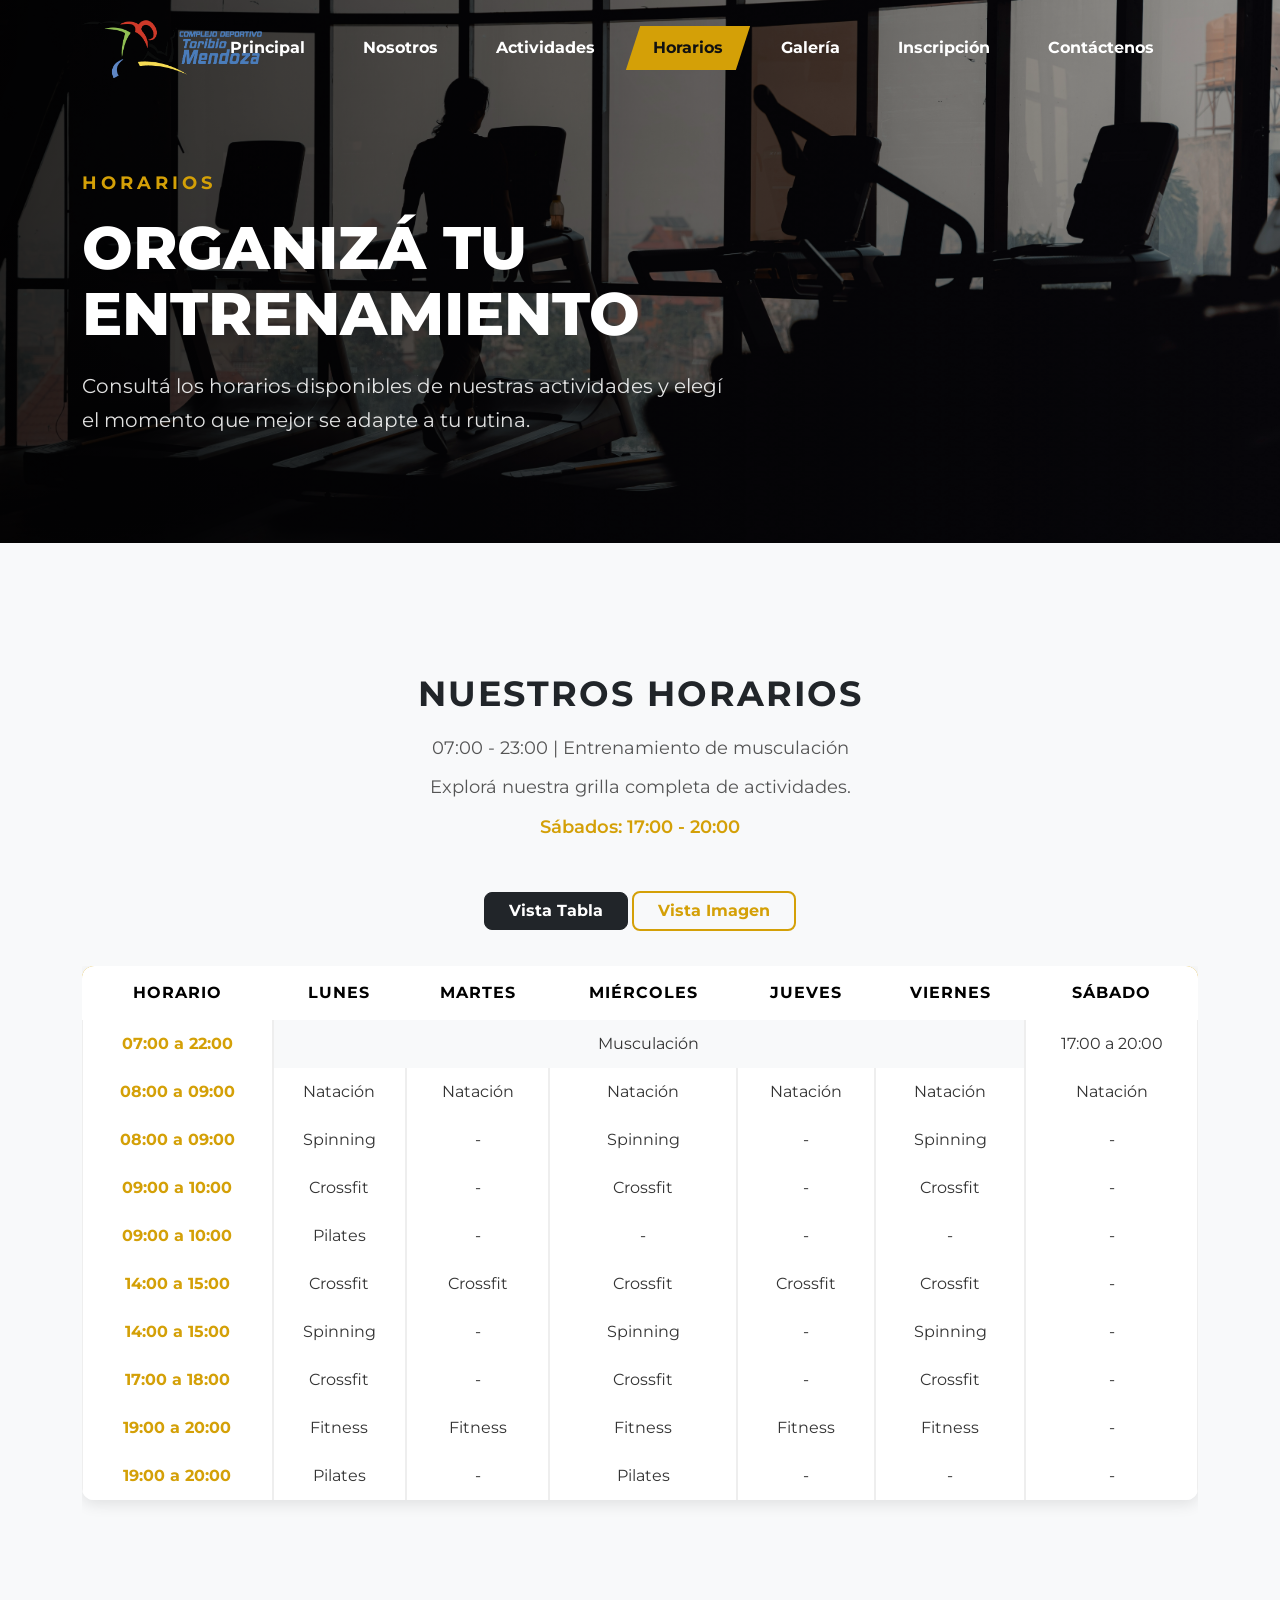
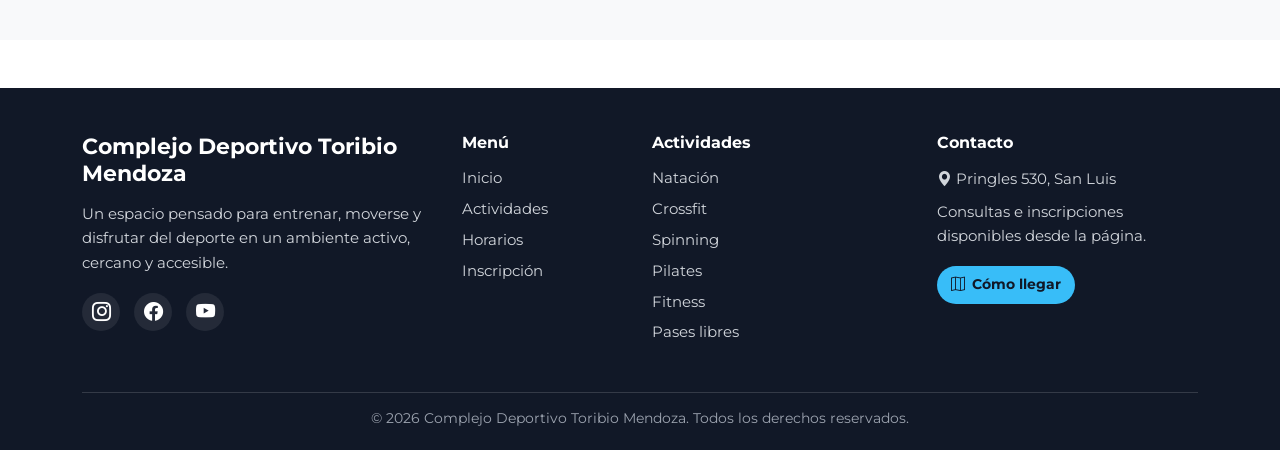
<file: horarios.html>
<!DOCTYPE html>
<html lang="es">
<head>
    <meta charset="UTF-8">
    <meta name="viewport" content="width=device-width, initial-scale=1.0">
    
    <title>Horarios - Gimnasio</title>

    <!-- BOOTSTRAP 5.1.3 -->
    <link href="https://cdn.jsdelivr.net/npm/bootstrap@5.1.3/dist/css/bootstrap.min.css" rel="stylesheet">

    <!-- ICONOS BOOTSTRAP -->
    <link rel="stylesheet" href="https://cdn.jsdelivr.net/npm/bootstrap-icons@1.11.3/font/bootstrap-icons.min.css">


    <!-- CSS PROPIO -->
    <link rel="stylesheet" href="estilo-css/estilo.css">
</head>

<body>

    <!-- =====================================================
         HEADER / MENÚ PRINCIPAL
    ====================================================== -->
    <header>
        <nav class="navbar navbar-expand-lg">
            <div class="container">

                <div class="row w-100 align-items-center">

                    <div class="col-4 col-lg-2">
                        <a class="navbar-brand" href="index.html">
                            <img src="imagenes/logo.png" alt="Logo del gimnasio">
                        </a>
                    </div>

                    <div class="col-8 d-lg-none text-end">
                        <button 
                            class="navbar-toggler" 
                            type="button" 
                            data-bs-toggle="collapse" 
                            data-bs-target="#menuPrincipal" 
                            aria-controls="menuPrincipal" 
                            aria-expanded="false" 
                            aria-label="Abrir menú">
                            <span class="navbar-toggler-icon"></span>
                        </button>
                    </div>

                    <div class="col-12 col-lg-10">
                        <div class="collapse navbar-collapse justify-content-end" id="menuPrincipal">
                            <ul class="navbar-nav">
                                <li class="nav-item">
                                    <a class="nav-link enlace-menu" href="index.html#inicio">Principal</a>
                                </li>

                                <li class="nav-item">
                                    <a class="nav-link enlace-menu" href="nosotros.html">Nosotros</a>
                                </li>

                                <li class="nav-item">
                                    <a class="nav-link enlace-menu" href="actividades.html">Actividades</a>
                                </li>

                                <li class="nav-item">
                                    <a class="nav-link enlace-menu active" href="horarios.html">Horarios</a>
                                </li>

                                <li class="nav-item">
                                    <a class="nav-link enlace-menu" href="index.html#galeria">Galería</a>
                                </li>

                                <li class="nav-item">
                                    <a class="nav-link enlace-menu" href="inscripcion.html">Inscripción</a>
                                </li>

                                <li class="nav-item">
                                    <a class="nav-link enlace-menu" href="contacto.html">Contáctenos</a>
                                </li>
                            </ul>
                        </div>
                    </div>

                </div>

            </div>
        </nav>
    </header>


    <!-- =====================================================
         MAIN / CONTENIDO PRINCIPAL
    ====================================================== -->
    <main>

        <!-- =================================================
             SECCIÓN 1: PORTADA DE HORARIOS
        ================================================== -->
        <section class="portada-horarios">
            <div class="container">
                <div class="row align-items-center">

                    <div class="col-12 col-lg-7">
                        <div class="texto-portada-horarios">
                            <span>Horarios</span>
                            <h1>Organizá tu entrenamiento</h1>
                            <p>
                                Consultá los horarios disponibles de nuestras actividades
                                y elegí el momento que mejor se adapte a tu rutina.
                            </p>
                        </div>
                    </div>

                </div>
            </div>
        </section>


        <!-- =================================================
             SECCIÓN 2: HORARIOS
        ================================================== -->
        <section class="seccion-horarios">
            <div class="container">

                <div class="texto-seccion text-center">
                    <h3>Nuestros horarios</h3>
                    <p>07:00 - 23:00 | Entrenamiento de musculación</p>
                    <p>Explorá nuestra grilla completa de actividades.</p>
                    <span>Sábados: 17:00 - 20:00</span>
                </div>

                <div class="row botones-vista-horarios">
                    <div class="col-12 text-center">
                        <button class="btn btn-dark px-4" onclick="alternar('tabla')">Vista Tabla</button>
                        <button class="btn btn-outline-warning px-4" onclick="alternar('imagen')">Vista Imagen</button>
                    </div>
                </div>


                <!-- TABLA DE HORARIOS -->
                <div class="row">
                    <div class="col-12">
                        <div id="vista-tabla" class="table-responsive">
                            <table class="table table-bordered align-middle text-center">
                                <thead>
                                    <tr>
                                        <th>Horario</th>
                                        <th>Lunes</th>
                                        <th>Martes</th>
                                        <th>Miércoles</th>
                                        <th>Jueves</th>
                                        <th>Viernes</th>
                                        <th>Sábado</th>
                                    </tr>
                                </thead>

                                <tbody>
                                    <tr>
                                        <td class="fw-bold">07:00 a 22:00</td>
                                        <td colspan="5" class="bg-light">Musculación</td>
                                        <td>17:00 a 20:00</td>
                                    </tr>

                                    <tr>
                                        <td class="fw-bold">08:00 a 09:00</td>
                                        <td>Natación</td>
                                        <td>Natación</td>
                                        <td>Natación</td>
                                        <td>Natación</td>
                                        <td>Natación</td>
                                        <td>Natación</td>
                                    </tr>

                                    <tr>
                                        <td class="fw-bold">08:00 a 09:00</td>
                                        <td>Spinning</td>
                                        <td>-</td>
                                        <td>Spinning</td>
                                        <td>-</td>
                                        <td>Spinning</td>
                                        <td>-</td>
                                    </tr>

                                    <tr>
                                        <td class="fw-bold">09:00 a 10:00</td>
                                        <td>Crossfit</td>
                                        <td>-</td>
                                        <td>Crossfit</td>
                                        <td>-</td>
                                        <td>Crossfit</td>
                                        <td>-</td>
                                    </tr>

                                    <tr>
                                        <td class="fw-bold">09:00 a 10:00</td>
                                        <td>Pilates</td>
                                        <td>-</td>
                                        <td>-</td>
                                        <td>-</td>
                                        <td>-</td>
                                        <td>-</td>
                                    </tr>

                                    <tr>
                                        <td class="fw-bold">14:00 a 15:00</td>
                                        <td>Crossfit</td>
                                        <td>Crossfit</td>
                                        <td>Crossfit</td>
                                        <td>Crossfit</td>
                                        <td>Crossfit</td>
                                        <td>-</td>
                                    </tr>

                                    <tr>
                                        <td class="fw-bold">14:00 a 15:00</td>
                                        <td>Spinning</td>
                                        <td>-</td>
                                        <td>Spinning</td>
                                        <td>-</td>
                                        <td>Spinning</td>
                                        <td>-</td>
                                    </tr>

                                    <tr>
                                        <td class="fw-bold">17:00 a 18:00</td>
                                        <td>Crossfit</td>
                                        <td>-</td>
                                        <td>Crossfit</td>
                                        <td>-</td>
                                        <td>Crossfit</td>
                                        <td>-</td>
                                    </tr>

                                    <tr>
                                        <td class="fw-bold">19:00 a 20:00</td>
                                        <td>Fitness</td>
                                        <td>Fitness</td>
                                        <td>Fitness</td>
                                        <td>Fitness</td>
                                        <td>Fitness</td>
                                        <td>-</td>
                                    </tr>

                                    <tr>
                                        <td class="fw-bold">19:00 a 20:00</td>
                                        <td>Pilates</td>
                                        <td>-</td>
                                        <td>Pilates</td>
                                        <td>-</td>
                                        <td>-</td>
                                        <td>-</td>
                                    </tr>
                                </tbody>
                            </table>
                        </div>
                    </div>
                </div>


                <!-- CARRUSEL DE HORARIOS -->
                <div class="row justify-content-center">
                    <div class="col-12 col-lg-10">

                        <div id="vista-imagen" class="d-none mt-4">
                            <div class="contenedor-carrusel-horarios">

                                <div id="carruselHorarios" class="carousel carousel-dark slide" data-bs-ride="carousel">

                                    <div class="carousel-indicators">
                                        <button type="button" data-bs-target="#carruselHorarios" data-bs-slide-to="0" class="active" aria-current="true" aria-label="Imagen 1"></button>
                                        <button type="button" data-bs-target="#carruselHorarios" data-bs-slide-to="1" aria-label="Imagen 2"></button>
                                        <button type="button" data-bs-target="#carruselHorarios" data-bs-slide-to="2" aria-label="Imagen 3"></button>
                                        <button type="button" data-bs-target="#carruselHorarios" data-bs-slide-to="3" aria-label="Imagen 4"></button>
                                        <button type="button" data-bs-target="#carruselHorarios" data-bs-slide-to="4" aria-label="Imagen 5"></button>
                                    </div>

                                    <div class="carousel-inner">
                                        <div class="carousel-item active" data-bs-interval="10000">
                                            <img src="imagenes/horarios/horarioCrossfitB.png" class="d-block w-100" alt="Horario de Crossfit">
                                        </div>

                                        <div class="carousel-item" data-bs-interval="3000">
                                            <img src="imagenes/horarios/horariofitnessB.png" class="d-block w-100" alt="Horario de Fitness">
                                        </div>

                                        <div class="carousel-item" data-bs-interval="3000">
                                            <img src="imagenes/horarios/horariospiningB.png" class="d-block w-100" alt="Horario de Spinning">
                                        </div>

                                        <div class="carousel-item" data-bs-interval="3000">
                                            <img src="imagenes/horarios/horarionatacionB.png" class="d-block w-100" alt="Horario de Natación">
                                        </div>

                                        <div class="carousel-item" data-bs-interval="3000">
                                            <img src="imagenes/horarios/horarioPilatesB.png" class="d-block w-100" alt="Horario de Pilates">
                                        </div>
                                    </div>

                                    <button class="carousel-control-prev" type="button" data-bs-target="#carruselHorarios" data-bs-slide="prev">
                                        <span class="carousel-control-prev-icon" aria-hidden="true"></span>
                                        <span class="visually-hidden">Anterior</span>
                                    </button>

                                    <button class="carousel-control-next" type="button" data-bs-target="#carruselHorarios" data-bs-slide="next">
                                        <span class="carousel-control-next-icon" aria-hidden="true"></span>
                                        <span class="visually-hidden">Siguiente</span>
                                    </button>

                                </div>

                            </div>
                        </div>

                    </div>
                </div>

            </div>
        </section>

    </main>


    <!-- =====================================================
        FOOTER / PIE DE PÁGINA
    ====================================================== -->
    <footer class="footer-gym mt-5">
        <div class="container">
            <div class="row">

                <!-- Identidad del complejo -->
                <div class="col-12 col-md-4 footer-bloque">
                    <h3>Complejo Deportivo Toribio Mendoza</h3>

                    <p>
                        Un espacio pensado para entrenar, moverse y disfrutar del deporte
                        en un ambiente activo, cercano y accesible.
                    </p>

                    <div class="footer-redes">
                        <a href="https://www.instagram.com/toribiomendozacomplejodportivo/?hl=es" target="_blank" rel="noopener noreferrer" aria-label="Instagram">
                            <i class="bi bi-instagram"></i>
                        </a>

                        <a href="https://www.facebook.com/complejodeportivo.toribiomendoza/?locale=es_LA" target="_blank" rel="noopener noreferrer" aria-label="Facebook">
                            <i class="bi bi-facebook"></i>
                        </a>

                        <a href="https://www.youtube.com/@toribiomendoza5914" target="_blank" rel="noopener noreferrer" aria-label="YouTube">
                            <i class="bi bi-youtube"></i>
                        </a>
                    </div>
                </div>

                <!-- Enlaces rápidos -->
                <div class="col-12 col-md-2 footer-bloque">
                    <h4>Menú</h4>
                    <ul>
                        <li><a href="index.html">Inicio</a></li>
                        <li><a href="actividades.html">Actividades</a></li>
                        <li><a href="horarios.html">Horarios</a></li>
                        <li><a href="inscripcion.html">Inscripción</a></li>
                    </ul>
                </div>

                <!-- Actividades -->
                <div class="col-12 col-md-3 footer-bloque">
                    <h4>Actividades</h4>
                    <ul>
                        <li>Natación</li>
                        <li>Crossfit</li>
                        <li>Spinning</li>
                        <li>Pilates</li>
                        <li>Fitness</li>
                        <li>Pases libres</li>
                    </ul>
                </div>

                <!-- Contacto -->
                <div class="col-12 col-md-3 footer-bloque">
                    <h4>Contacto</h4>

                    <p>
                        <i class="bi bi-geo-alt-fill"></i>
                        Pringles 530, San Luis
                    </p>

                    <p>
                        Consultas e inscripciones disponibles desde la página.
                    </p>

                    <a class="footer-mapa" href="https://www.google.com/maps/dir//Complejo+Deportivo+Toribio+Mendoza,+Pringles+530,+D5700+San+Luis/@-33.2919058,-66.3200235,3470m/data=!3m1!1e3!4m8!4m7!1m0!1m5!1m1!1s0x95d43eab1c7a9341:0xb46327c5aa29217d!2m2!1d-66.3310254!2d-33.3016424?entry=ttu&g_ep=EgoyMDI2MDYwMy4xIKXMDSoASAFQAw%3D%3D" target="_blank" rel="noopener noreferrer">
                        <i class="bi bi-map"></i>
                        Cómo llegar
                    </a>
                </div>

            </div>

            <div class="footer-linea"></div>

            <div class="footer-copy">
                <p>
                    © 2026 Complejo Deportivo Toribio Mendoza. Todos los derechos reservados.
                </p>
            </div>
        </div>
    </footer>


    <!-- =====================================================
         JAVASCRIPT PROPIO
    ====================================================== -->
    <script src="javascript/script.js"></script>

    <!-- =====================================================
         SCRIPTS / BOOTSTRAP JS
    ====================================================== -->
    <script src="https://cdn.jsdelivr.net/npm/bootstrap@5.1.3/dist/js/bootstrap.bundle.min.js"></script>

</body>
</html>
</file>
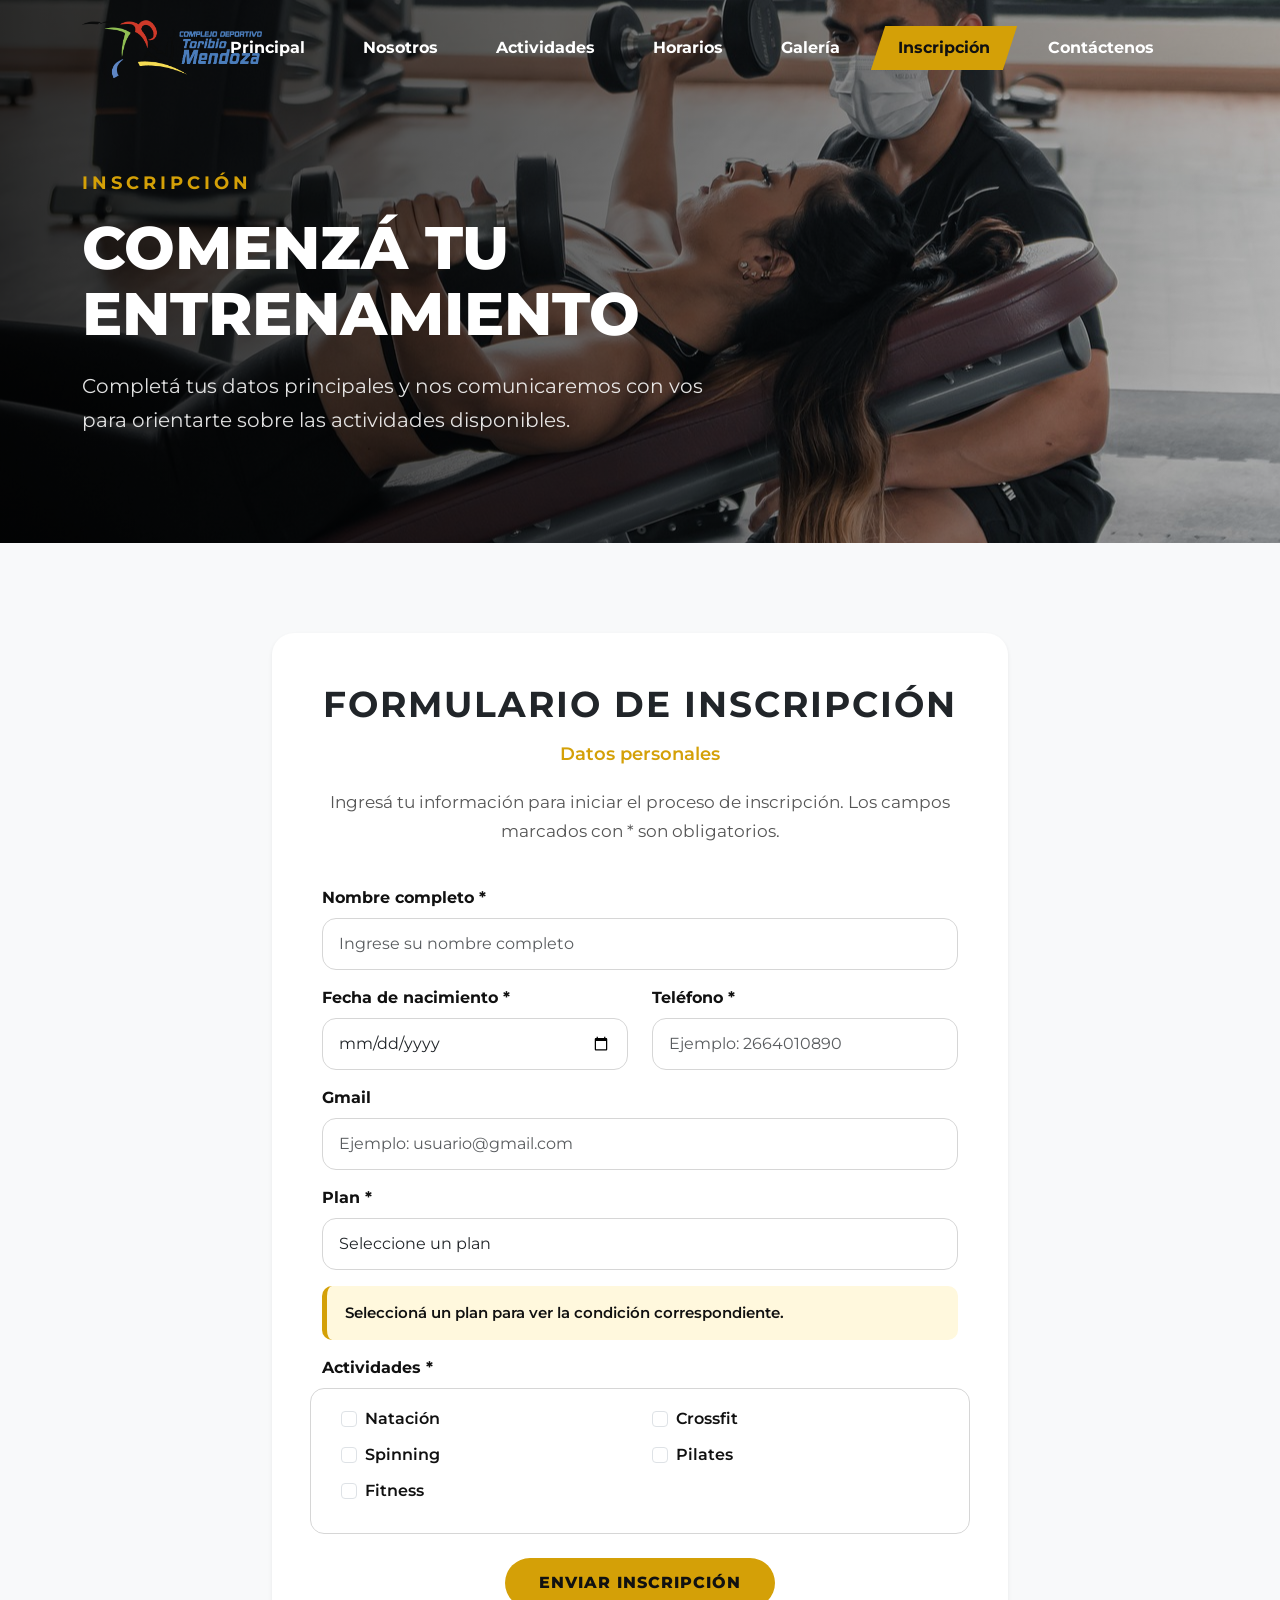
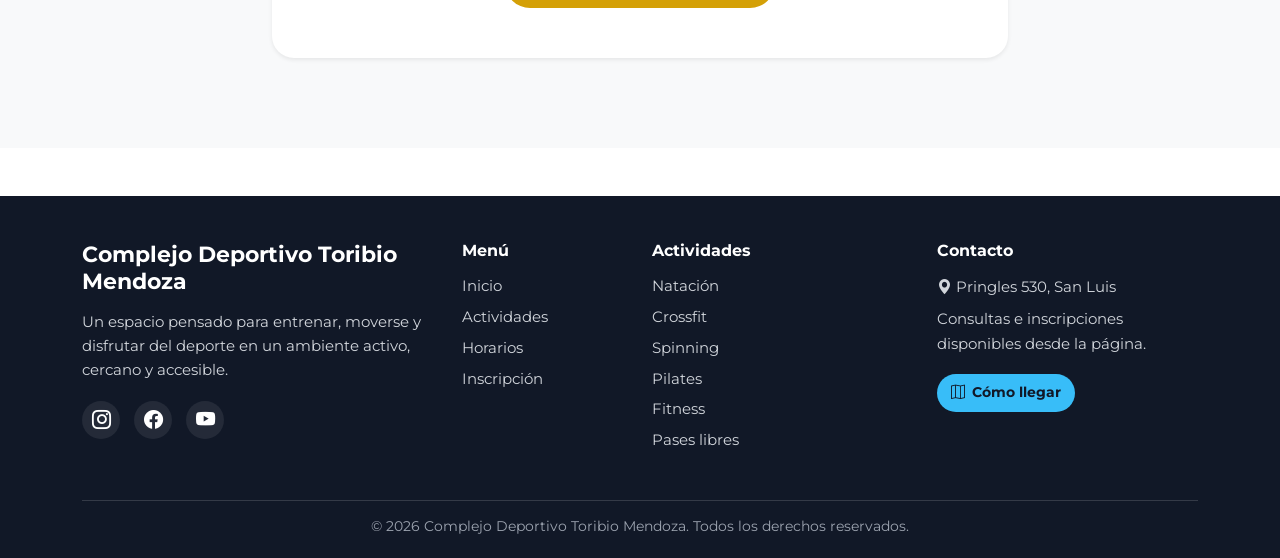
<file: inscripcion.html>
<!DOCTYPE html>
<html lang="es">
<head>
    <meta charset="UTF-8">
    <meta name="viewport" content="width=device-width, initial-scale=1.0">
    
    <title>Inscripción - Gimnasio</title>

    

    <!-- BOOTSTRAP 5.1.3 -->
    <link href="https://cdn.jsdelivr.net/npm/bootstrap@5.1.3/dist/css/bootstrap.min.css" rel="stylesheet">

    <!-- ICONOS BOOTSTRAP -->
    <link rel="stylesheet" href="https://cdn.jsdelivr.net/npm/bootstrap-icons@1.11.3/font/bootstrap-icons.min.css">

    <!-- CSS PROPIO -->
    <link rel="stylesheet" href="estilo-css/estilo.css">
</head>

<body>

    <!-- =====================================================
         HEADER / MENÚ PRINCIPAL
    ====================================================== -->
    <header>
        <nav class="navbar navbar-expand-lg">
            <div class="container">

                <div class="row w-100 align-items-center">

                    <div class="col-4 col-lg-2">
                        <a class="navbar-brand" href="index.html">
                            <img src="imagenes/logo.png" alt="Logo del gimnasio">
                        </a>
                    </div>

                    <div class="col-8 d-lg-none text-end">
                        <button 
                            class="navbar-toggler" 
                            type="button" 
                            data-bs-toggle="collapse" 
                            data-bs-target="#menuPrincipal" 
                            aria-controls="menuPrincipal" 
                            aria-expanded="false" 
                            aria-label="Abrir menú">
                            <span class="navbar-toggler-icon"></span>
                        </button>
                    </div>

                    <div class="col-12 col-lg-10">
                        <div class="collapse navbar-collapse justify-content-end" id="menuPrincipal">
                            <ul class="navbar-nav">
                                <li class="nav-item">
                                    <a class="nav-link enlace-menu" href="index.html#inicio">Principal</a>
                                </li>

                                <li class="nav-item">
                                    <a class="nav-link enlace-menu" href="nosotros.html">Nosotros</a>
                                </li>

                                <li class="nav-item">
                                    <a class="nav-link enlace-menu" href="actividades.html">Actividades</a>
                                </li>

                                <li class="nav-item">
                                    <a class="nav-link enlace-menu" href="horarios.html">Horarios</a>
                                </li>

                                <li class="nav-item">
                                    <a class="nav-link enlace-menu" href="index.html#galeria">Galería</a>
                                </li>

                                <li class="nav-item">
                                    <a class="nav-link enlace-menu active" href="inscripcion.html">Inscripción</a>
                                </li>

                                <li class="nav-item">
                                    <a class="nav-link enlace-menu" href="contacto.html">Contáctenos</a>
                                </li>
                            </ul>
                        </div>
                    </div>

                </div>

            </div>
        </nav>
    </header>


    <!-- =====================================================
         MAIN / CONTENIDO PRINCIPAL
    ====================================================== -->
    <main>

        <!-- =================================================
             SECCIÓN 1: PORTADA / PRESENTACIÓN DE INSCRIPCIÓN
        ================================================== -->
        <section class="portada-inscripcion">
            <div class="container">
                <div class="row align-items-center">

                    <div class="col-12 col-lg-7">
                        <div class="texto-portada-inscripcion">
                            <span>Inscripción</span>
                            <h1>Comenzá tu entrenamiento</h1>
                            <p>
                                Completá tus datos principales y nos comunicaremos con vos
                                para orientarte sobre las actividades disponibles.
                            </p>
                        </div>
                    </div>

                </div>
            </div>
        </section>


        <!-- =================================================
             SECCIÓN 2: FORMULARIO DE INSCRIPCIÓN
        ================================================== -->
        <section class="seccion-inscripcion">
            <div class="container">

                <div class="row justify-content-center">

                    <div class="col-12 col-lg-8">

                        <div class="card tarjeta-inscripcion shadow-sm">

                            <div class="card-body">

                                <div class="texto-seccion text-center">
                                    <h2>Formulario de inscripción</h2>
                                    <span>Datos personales</span>
                                    <p>
                                        Ingresá tu información para iniciar el proceso de inscripción.
                                        Los campos marcados con * son obligatorios.
                                    </p>
                                </div>

                                <form id="formularioInscripcion" action="#" method="post" onsubmit="return validarFormulario()" novalidate>

                                    <div class="row">
                                    <div class="col-12 mb-3">
                                        <label for="nombreCompleto" class="form-label">Nombre completo *</label>
                                        <input 
                                            type="text" 
                                            class="form-control" 
                                            id="nombreCompleto" 
                                            name="nombreCompleto" 
                                            placeholder="Ingrese su nombre completo"
                                            maxlength="70"
                                            oninput="validarNombre()"
                                            required>

                                        <div class="invalid-feedback">
                                            Ingrese un nombre válido. Debe tener entre 3 y 70 caracteres, sin números ni símbolos.
                                        </div>
                                    </div>

                                    <div class="col-12 col-md-6 mb-3">
                                        <label for="fechaNacimiento" class="form-label">Fecha de nacimiento *</label>
                                        <input 
                                            type="date" 
                                            class="form-control" 
                                            id="fechaNacimiento" 
                                            name="fechaNacimiento"
                                            onchange="validarFechaNacimiento()"
                                            required>

                                        <div class="invalid-feedback">
                                            Ingrese una fecha de nacimiento válida.
                                        </div>
                                    </div>

                                    <div class="col-12 col-md-6 mb-3">
                                        <label for="telefono" class="form-label">Teléfono *</label>
                                        <input 
                                            type="tel" 
                                            class="form-control" 
                                            id="telefono" 
                                            name="telefono" 
                                            placeholder="Ejemplo: 2664010890"
                                            maxlength="10"
                                            oninput="validarTelefono()"
                                            required>

                                        <div class="invalid-feedback">
                                            Ingrese un teléfono válido. Debe tener exactamente 10 números.
                                        </div>
                                    </div>

                                    <div class="col-12 mb-3">
                                        <label for="gmail" class="form-label">Gmail</label>
                                        <input 
                                            type="email" 
                                            class="form-control" 
                                            id="gmail" 
                                            name="gmail" 
                                            placeholder="Ejemplo: usuario@gmail.com"
                                            maxlength="40"
                                            oninput="validarGmail()">

                                        <div class="invalid-feedback">
                                            Ingrese un Gmail válido. El nombre debe tener entre 6 y 30 caracteres, puede usar letras, números y puntos, no puede empezar ni terminar con punto, no puede tener puntos seguidos y debe terminar en .com.
                                        </div>
                                    </div>

                                    <div class="col-12 mb-3">
                                        <label for="plan" class="form-label">Plan *</label>
                                        <select 
                                            class="form-control" 
                                            id="plan" 
                                            name="plan"
                                            onchange="actualizarPlan()"
                                            required>
                                            <option value="">Seleccione un plan</option>
                                            <option value="inicial">Plan Inicial - 2 clases por semana - Desde $18.700</option>
                                            <option value="activo">Plan Activo - 3 clases por semana - Desde $25.300</option>
                                            <option value="libre">Pase Libre - Desde $34.100</option>
                                        </select>

                                        <div class="invalid-feedback">
                                            Seleccione uno de los planes disponibles.
                                        </div>
                                    </div>

                                    <div class="col-12 mb-3">
                                        <div id="detallePlan" class="detalle-plan">
                                            Seleccioná un plan para ver la condición correspondiente.
                                        </div>
                                    </div>

                                    <div class="col-12 mb-4">
                                        <label class="form-label">Actividades *</label>

                                        <div class="row opciones-actividades">

                                            <div class="col-12 col-md-6">
                                                <div class="form-check">
                                                    <input class="form-check-input actividad-opcion" type="checkbox" value="Natación" id="actividadNatacion" onchange="validarActividades()">
                                                    <label class="form-check-label" for="actividadNatacion">Natación</label>
                                                </div>
                                            </div>

                                            <div class="col-12 col-md-6">
                                                <div class="form-check">
                                                    <input class="form-check-input actividad-opcion" type="checkbox" value="Crossfit" id="actividadCrossfit" onchange="validarActividades()">
                                                    <label class="form-check-label" for="actividadCrossfit">Crossfit</label>
                                                </div>
                                            </div>

                                            <div class="col-12 col-md-6">
                                                <div class="form-check">
                                                    <input class="form-check-input actividad-opcion" type="checkbox" value="Spinning" id="actividadSpinning" onchange="validarActividades()">
                                                    <label class="form-check-label" for="actividadSpinning">Spinning</label>
                                                </div>
                                            </div>

                                            <div class="col-12 col-md-6">
                                                <div class="form-check">
                                                    <input class="form-check-input actividad-opcion" type="checkbox" value="Pilates" id="actividadPilates" onchange="validarActividades()">
                                                    <label class="form-check-label" for="actividadPilates">Pilates</label>
                                                </div>
                                            </div>

                                            <div class="col-12 col-md-6">
                                                <div class="form-check">
                                                    <input class="form-check-input actividad-opcion" type="checkbox" value="Fitness" id="actividadFitness" onchange="validarActividades()">
                                                    <label class="form-check-label" for="actividadFitness">Fitness</label>
                                                </div>
                                            </div>

                                        </div>

                                        <p id="mensajeActividades" class="mensaje-error-actividades">
                                            Seleccione las actividades según el plan elegido.
                                        </p>
                                    </div>

                                    <div class="col-12 text-center">
                                        <button type="submit" class="btn btn-primary">
                                            Enviar inscripción
                                        </button>
                                    </div>

                                </div>

                                </form>

                            </div>

                        </div>

                    </div>

                </div>

            </div>
        </section>

    </main>


    <!-- =====================================================
        FOOTER / PIE DE PÁGINA
    ====================================================== -->
    <footer class="footer-gym mt-5">
        <div class="container">
            <div class="row">

                <!-- Identidad del complejo -->
                <div class="col-12 col-md-4 footer-bloque">
                    <h3>Complejo Deportivo Toribio Mendoza</h3>

                    <p>
                        Un espacio pensado para entrenar, moverse y disfrutar del deporte
                        en un ambiente activo, cercano y accesible.
                    </p>

                    <div class="footer-redes">
                        <a href="https://www.instagram.com/toribiomendozacomplejodportivo/?hl=es" target="_blank" rel="noopener noreferrer" aria-label="Instagram">
                            <i class="bi bi-instagram"></i>
                        </a>

                        <a href="https://www.facebook.com/complejodeportivo.toribiomendoza/?locale=es_LA" target="_blank" rel="noopener noreferrer" aria-label="Facebook">
                            <i class="bi bi-facebook"></i>
                        </a>

                        <a href="https://www.youtube.com/@toribiomendoza5914" target="_blank" rel="noopener noreferrer" aria-label="YouTube">
                            <i class="bi bi-youtube"></i>
                        </a>
                    </div>
                </div>

                <!-- Enlaces rápidos -->
                <div class="col-12 col-md-2 footer-bloque">
                    <h4>Menú</h4>
                    <ul>
                        <li><a href="index.html">Inicio</a></li>
                        <li><a href="actividades.html">Actividades</a></li>
                        <li><a href="horarios.html">Horarios</a></li>
                        <li><a href="inscripcion.html">Inscripción</a></li>
                    </ul>
                </div>

                <!-- Actividades -->
                <div class="col-12 col-md-3 footer-bloque">
                    <h4>Actividades</h4>
                    <ul>
                        <li>Natación</li>
                        <li>Crossfit</li>
                        <li>Spinning</li>
                        <li>Pilates</li>
                        <li>Fitness</li>
                        <li>Pases libres</li>
                    </ul>
                </div>

                <!-- Contacto -->
                <div class="col-12 col-md-3 footer-bloque">
                    <h4>Contacto</h4>

                    <p>
                        <i class="bi bi-geo-alt-fill"></i>
                        Pringles 530, San Luis
                    </p>

                    <p>
                        Consultas e inscripciones disponibles desde la página.
                    </p>

                    <a class="footer-mapa" href="https://www.google.com/maps/dir//Complejo+Deportivo+Toribio+Mendoza,+Pringles+530,+D5700+San+Luis/@-33.2919058,-66.3200235,3470m/data=!3m1!1e3!4m8!4m7!1m0!1m5!1m1!1s0x95d43eab1c7a9341:0xb46327c5aa29217d!2m2!1d-66.3310254!2d-33.3016424?entry=ttu&g_ep=EgoyMDI2MDYwMy4xIKXMDSoASAFQAw%3D%3D" target="_blank" rel="noopener noreferrer">
                        <i class="bi bi-map"></i>
                        Cómo llegar
                    </a>
                </div>

            </div>

            <div class="footer-linea"></div>

            <div class="footer-copy">
                <p>
                    © 2026 Complejo Deportivo Toribio Mendoza. Todos los derechos reservados.
                </p>
            </div>
        </div>
    </footer>


    <!-- =====================================================
         JAVASCRIPT PROPIO
    ====================================================== -->
    <script src="javascript/script.js"></script>

    <!-- =====================================================
         SCRIPTS / BOOTSTRAP JS
    ====================================================== -->
    <script src="https://cdn.jsdelivr.net/npm/bootstrap@5.1.3/dist/js/bootstrap.bundle.min.js"></script>

</body>
</html>
</file>
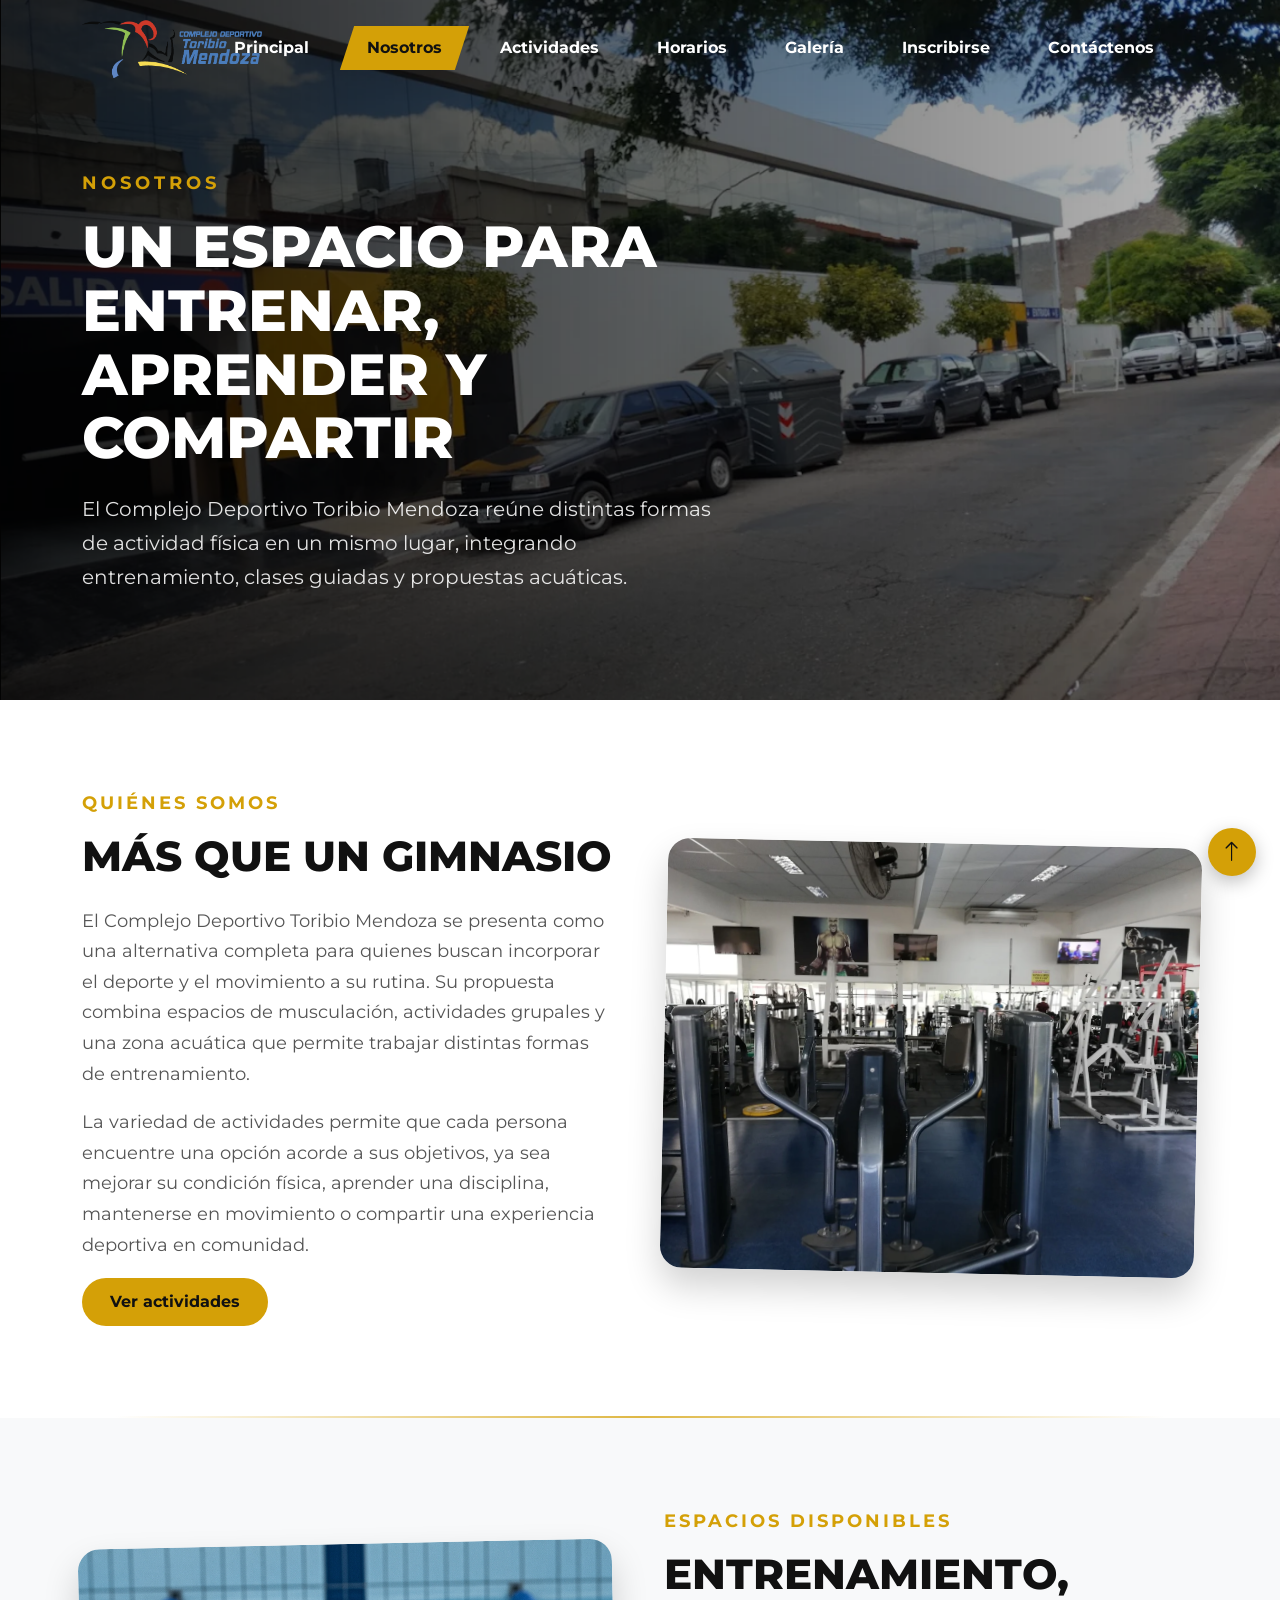
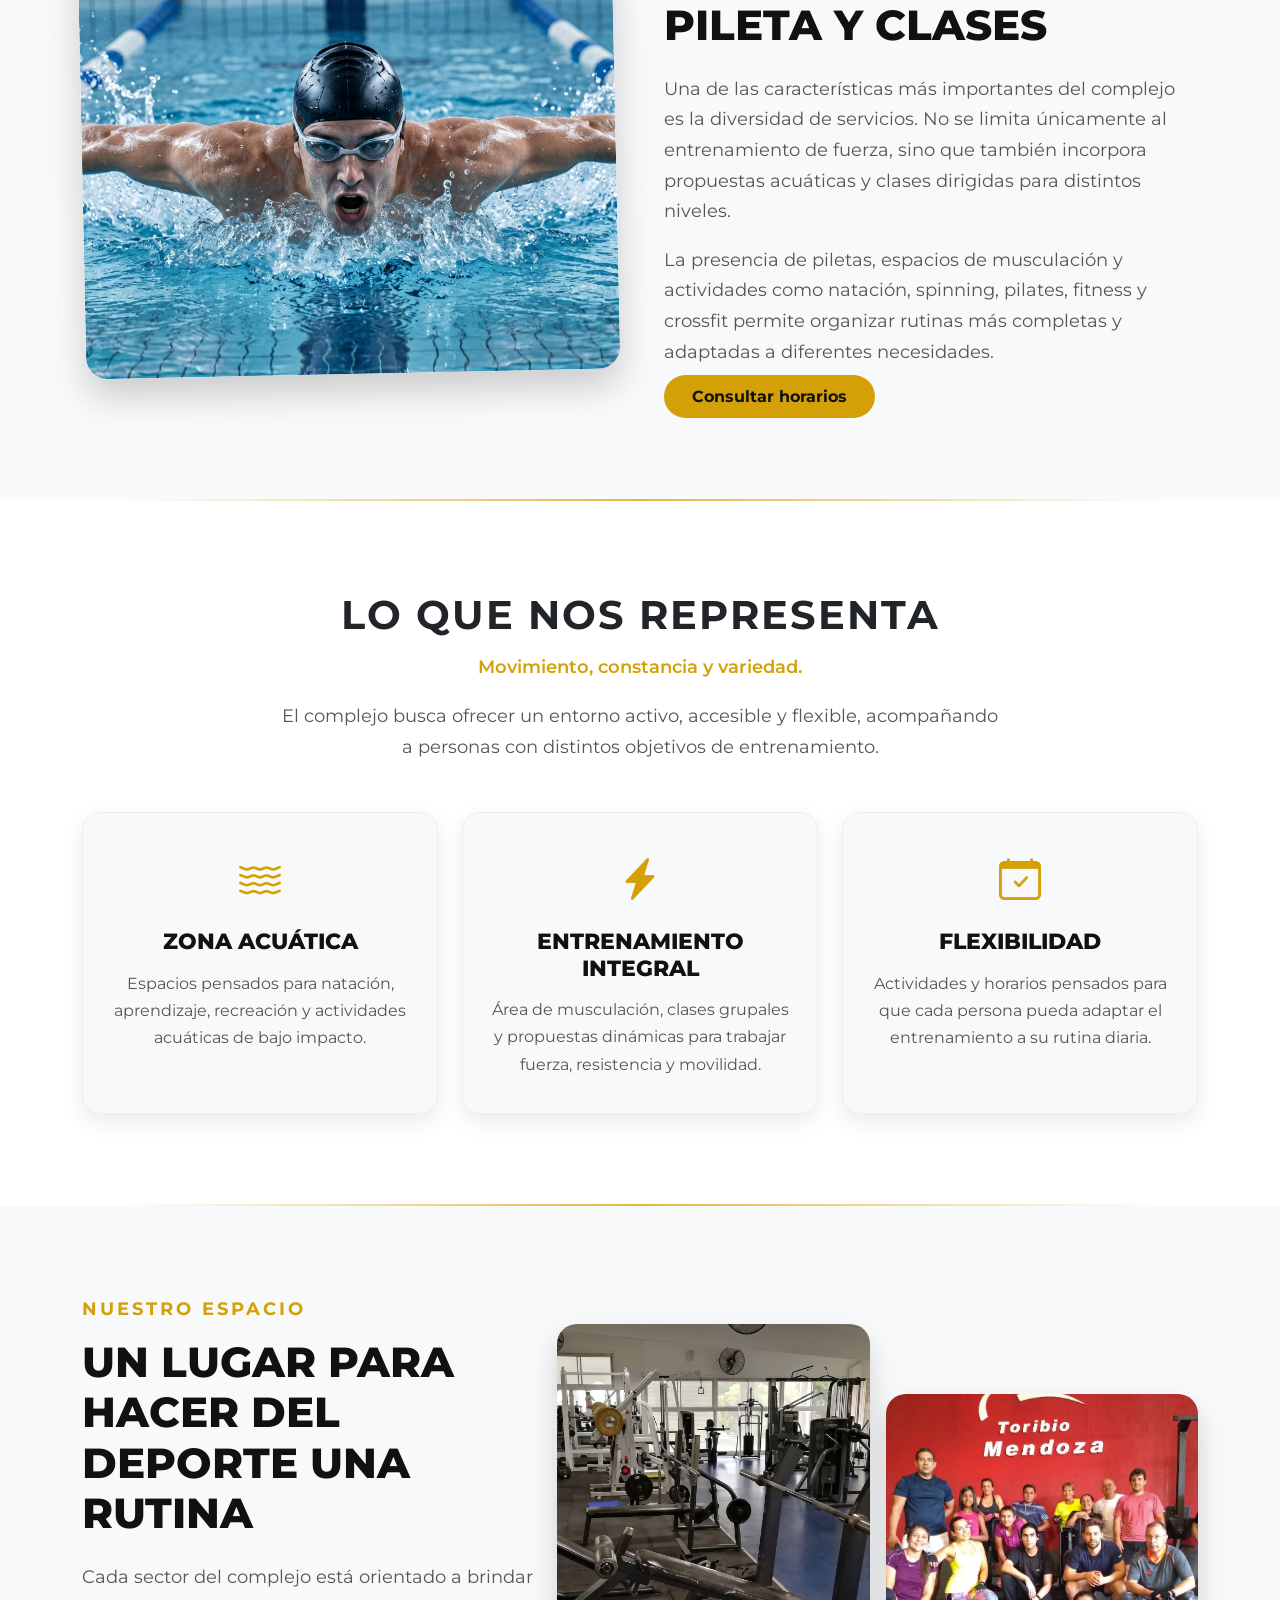
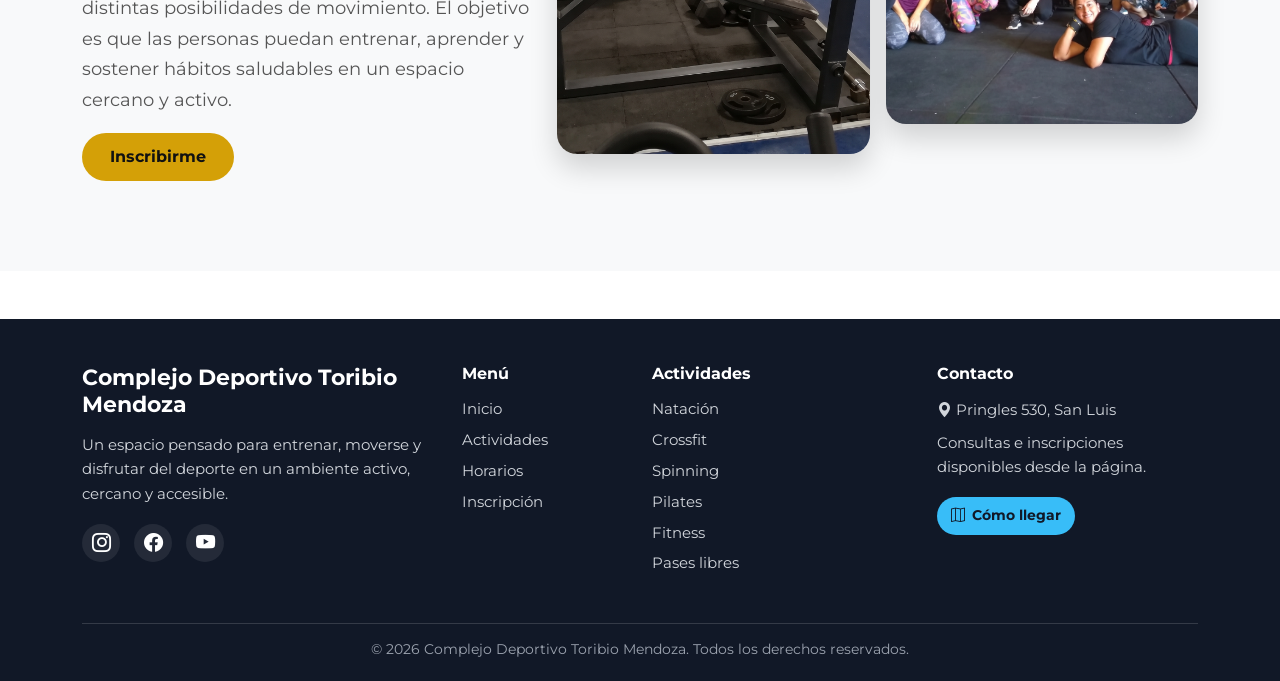
<file: nosotros.html>
<!DOCTYPE html>
<html lang="es">
<head>
    <meta charset="UTF-8">
    <meta name="viewport" content="width=device-width, initial-scale=1.0">
    
    <title>Nosotros - Gimnasio</title>

    <!-- BOOTSTRAP 5.1.3 -->
    <link href="https://cdn.jsdelivr.net/npm/bootstrap@5.1.3/dist/css/bootstrap.min.css" rel="stylesheet">

    <!-- ICONOS BOOTSTRAP -->
    <link rel="stylesheet" href="https://cdn.jsdelivr.net/npm/bootstrap-icons@1.11.3/font/bootstrap-icons.min.css">

    <!-- CSS PROPIO -->
    <link rel="stylesheet" href="estilo-css/estilo.css">
</head>

<body>

    <!-- =====================================================
         HEADER / MENÚ PRINCIPAL
    ====================================================== -->
    <header>
        <nav class="navbar navbar-expand-lg">
            <div class="container">

                <div class="row w-100 align-items-center">

                    <div class="col-4 col-lg-2">
                        <a class="navbar-brand" href="index.html">
                            <img src="imagenes/logo.png" alt="Logo del gimnasio">
                        </a>
                    </div>

                    <div class="col-8 d-lg-none text-end">
                        <button 
                            class="navbar-toggler" 
                            type="button" 
                            data-bs-toggle="collapse" 
                            data-bs-target="#menuPrincipal" 
                            aria-controls="menuPrincipal" 
                            aria-expanded="false" 
                            aria-label="Abrir menú">
                            <span class="navbar-toggler-icon"></span>
                        </button>
                    </div>

                    <div class="col-12 col-lg-10">
                        <div class="collapse navbar-collapse justify-content-end" id="menuPrincipal">
                            <ul class="navbar-nav">
                                <li class="nav-item">
                                    <a class="nav-link enlace-menu" href="index.html#inicio">Principal</a>
                                </li>

                                <li class="nav-item">
                                    <a class="nav-link enlace-menu active" href="nosotros.html">Nosotros</a>
                                </li>

                                <li class="nav-item">
                                    <a class="nav-link enlace-menu" href="actividades.html">Actividades</a>
                                </li>

                                <li class="nav-item">
                                    <a class="nav-link enlace-menu" href="horarios.html">Horarios</a>
                                </li>

                                <li class="nav-item">
                                    <a class="nav-link enlace-menu" href="index.html#galeria">Galería</a>
                                </li>

                                <li class="nav-item">
                                    <a class="nav-link enlace-menu" href="inscripcion.html">Inscribirse</a>
                                </li>

                                <li class="nav-item">
                                    <a class="nav-link enlace-menu" href="contacto.html">Contáctenos</a>
                                </li>
                            </ul>
                        </div>
                    </div>

                </div>

            </div>
        </nav>
    </header>


    <!-- =====================================================
         MAIN / CONTENIDO PRINCIPAL
    ====================================================== -->
    <main>

        <!-- =================================================
             SECCIÓN 1: PORTADA NOSOTROS
        ================================================== -->
        <section class="portada-nosotros">
            <div class="container">
                <div class="row align-items-center">

                    <div class="col-12 col-lg-7">
                        <div class="texto-portada-nosotros">
                            <span>Nosotros</span>
                            <h1>Un espacio para entrenar, aprender y compartir</h1>
                            <p>
                                El Complejo Deportivo Toribio Mendoza reúne distintas formas
                                de actividad física en un mismo lugar, integrando entrenamiento,
                                clases guiadas y propuestas acuáticas.
                            </p>
                        </div>
                    </div>

                </div>
            </div>
        </section>


        <!-- =================================================
             SECCIÓN 2: IDENTIDAD DEL COMPLEJO
        ================================================== -->
        <section class="seccion-nosotros">
            <div class="container">

                <div class="row align-items-center g-5">

                    <div class="col-12 col-lg-6">
                        <div class="texto-nosotros">
                            <span>Quiénes somos</span>
                            <h2>Más que un gimnasio</h2>

                            <p>
                                El Complejo Deportivo Toribio Mendoza se presenta como una
                                alternativa completa para quienes buscan incorporar el deporte
                                y el movimiento a su rutina. Su propuesta combina espacios de
                                musculación, actividades grupales y una zona acuática que permite
                                trabajar distintas formas de entrenamiento.
                            </p>

                            <p>
                                La variedad de actividades permite que cada persona encuentre una
                                opción acorde a sus objetivos, ya sea mejorar su condición física,
                                aprender una disciplina, mantenerse en movimiento o compartir una
                                experiencia deportiva en comunidad.
                            </p>

                            <a href="actividades.html" class="btn-principal">
                                Ver actividades
                            </a>
                        </div>
                    </div>

                    <div class="col-12 col-lg-6">
                        <div class="imagen-nosotros imagen-derecha">
                            <img src="imagenes/header/instalaciones.png" alt="Instalaciones del complejo deportivo">
                        </div>
                    </div>

                </div>

            </div>
        </section>


        <div class="separador-seccion"></div>


        <!-- =================================================
             SECCIÓN 3: ESPACIOS Y ACTIVIDADES
        ================================================== -->
        <section class="seccion-nosotros seccion-nosotros-clara">
            <div class="container">

                <div class="row align-items-center g-5">

                    <div class="col-12 col-lg-6 order-2 order-lg-1">
                        <div class="imagen-nosotros imagen-izquierda">
                            <img src="imagenes/galeria/nadador.png" alt="Zona acuática del complejo">
                        </div>
                    </div>

                    <div class="col-12 col-lg-6 order-1 order-lg-2">
                        <div class="texto-nosotros">
                            <span>Espacios disponibles</span>
                            <h2>Entrenamiento, pileta y clases</h2>

                            <p>
                                Una de las características más importantes del complejo es la
                                diversidad de servicios. No se limita únicamente al entrenamiento
                                de fuerza, sino que también incorpora propuestas acuáticas y clases
                                dirigidas para distintos niveles.
                            </p>

                            <p>
                                La presencia de piletas, espacios de musculación y actividades como
                                natación, spinning, pilates, fitness y crossfit permite organizar
                                rutinas más completas y adaptadas a diferentes necesidades.
                            </p>

                            <a href="horarios.html" class="btn-presentacion">
                                Consultar horarios
                            </a>
                        </div>
                    </div>

                </div>

            </div>
        </section>


        <div class="separador-seccion"></div>


        <!-- =================================================
             SECCIÓN 4: CARACTERÍSTICAS DEL COMPLEJO
        ================================================== -->
        <section class="seccion-caracteristicas">
            <div class="container">

                <div class="texto-seccion text-center">
                    <h2>Lo que nos representa</h2>
                    <span>Movimiento, constancia y variedad.</span>
                    <p>
                        El complejo busca ofrecer un entorno activo, accesible y flexible,
                        acompañando a personas con distintos objetivos de entrenamiento.
                    </p>
                </div>

                <div class="row g-4">

                    <div class="col-12 col-md-4">
                        <div class="tarjeta-nosotros">
                            <i class="bi bi-water"></i>
                            <h3>Zona acuática</h3>
                            <p>
                                Espacios pensados para natación, aprendizaje, recreación
                                y actividades acuáticas de bajo impacto.
                            </p>
                        </div>
                    </div>

                    <div class="col-12 col-md-4">
                        <div class="tarjeta-nosotros">
                            <i class="bi bi-lightning-charge-fill"></i>
                            <h3>Entrenamiento integral</h3>
                            <p>
                                Área de musculación, clases grupales y propuestas dinámicas
                                para trabajar fuerza, resistencia y movilidad.
                            </p>
                        </div>
                    </div>

                    <div class="col-12 col-md-4">
                        <div class="tarjeta-nosotros">
                            <i class="bi bi-calendar-check"></i>
                            <h3>Flexibilidad</h3>
                            <p>
                                Actividades y horarios pensados para que cada persona pueda
                                adaptar el entrenamiento a su rutina diaria.
                            </p>
                        </div>
                    </div>

                </div>

            </div>
        </section>


        <div class="separador-seccion"></div>


        <!-- =================================================
             SECCIÓN 5: IMÁGENES DEL COMPLEJO
        ================================================== -->
        <section class="galeria-nosotros">
            <div class="container">

                <div class="row align-items-center g-4">

                    <div class="col-12 col-lg-5">
                        <div class="texto-nosotros">
                            <span>Nuestro espacio</span>
                            <h2>Un lugar para hacer del deporte una rutina</h2>

                            <p>
                                Cada sector del complejo está orientado a brindar distintas
                                posibilidades de movimiento. El objetivo es que las personas
                                puedan entrenar, aprender y sostener hábitos saludables en un
                                espacio cercano y activo.
                            </p>

                            <a href="inscripcion.html" class="btn-principal">
                                Inscribirme
                            </a>
                        </div>
                    </div>

                    <div class="col-12 col-lg-7">
                        <div class="row g-3">
                            <div class="col-12 col-md-6">
                                <img src="imagenes/galeria/zonademusculacion.png" class="foto-nosotros foto-alta" alt="Sala de entrenamiento">
                            </div>

                            <div class="col-12 col-md-6">
                                <img src="imagenes/galeria/clase-grupal.png" class="foto-nosotros foto-baja" alt="Clase grupal en el gimnasio">
                            </div>
                        </div>
                    </div>

                </div>

            </div>
        </section>

    </main>


    <!-- =====================================================
        FOOTER / PIE DE PÁGINA
    ====================================================== -->
    <footer class="footer-gym mt-5">
        <div class="container">
            <div class="row">

                <!-- Identidad del complejo -->
                <div class="col-12 col-md-4 footer-bloque">
                    <h3>Complejo Deportivo Toribio Mendoza</h3>

                    <p>
                        Un espacio pensado para entrenar, moverse y disfrutar del deporte
                        en un ambiente activo, cercano y accesible.
                    </p>

                    <div class="footer-redes">
                        <a href="https://www.instagram.com/toribiomendozacomplejodportivo/?hl=es" target="_blank" rel="noopener noreferrer" aria-label="Instagram">
                            <i class="bi bi-instagram"></i>
                        </a>

                        <a href="https://www.facebook.com/complejodeportivo.toribiomendoza/?locale=es_LA" target="_blank" rel="noopener noreferrer" aria-label="Facebook">
                            <i class="bi bi-facebook"></i>
                        </a>

                        <a href="https://www.youtube.com/@toribiomendoza5914" target="_blank" rel="noopener noreferrer" aria-label="YouTube">
                            <i class="bi bi-youtube"></i>
                        </a>
                    </div>
                </div>

                <!-- Enlaces rápidos -->
                <div class="col-12 col-md-2 footer-bloque">
                    <h4>Menú</h4>
                    <ul>
                        <li><a href="index.html#inicio">Inicio</a></li>
                        <li><a href="actividades.html">Actividades</a></li>
                        <li><a href="horarios.html">Horarios</a></li>
                        <li><a href="inscripcion.html">Inscripción</a></li>
                    </ul>
                </div>

                <!-- Actividades -->
                <div class="col-12 col-md-3 footer-bloque">
                    <h4>Actividades</h4>
                    <ul>
                        <li>Natación</li>
                        <li>Crossfit</li>
                        <li>Spinning</li>
                        <li>Pilates</li>
                        <li>Fitness</li>
                        <li>Pases libres</li>
                    </ul>
                </div>

                <!-- Contacto -->
                <div class="col-12 col-md-3 footer-bloque">
                    <h4>Contacto</h4>

                    <p>
                        <i class="bi bi-geo-alt-fill"></i>
                        Pringles 530, San Luis
                    </p>

                    <p>
                        Consultas e inscripciones disponibles desde la página.
                    </p>

                    <a class="footer-mapa" href="https://www.google.com/maps/dir//Complejo+Deportivo+Toribio+Mendoza,+Pringles+530,+D5700+San+Luis/@-33.2919058,-66.3200235,3470m/data=!3m1!1e3!4m8!4m7!1m0!1m5!1m1!1s0x95d43eab1c7a9341:0xb46327c5aa29217d!2m2!1d-66.3310254!2d-33.3016424?entry=ttu&g_ep=EgoyMDI2MDYwMy4xIKXMDSoASAFQAw%3D%3D" target="_blank" rel="noopener noreferrer">
                        <i class="bi bi-map"></i>
                        Cómo llegar
                    </a>
                </div>

            </div>

            <div class="footer-linea"></div>

            <div class="footer-copy">
                <p>
                    © 2026 Complejo Deportivo Toribio Mendoza. Todos los derechos reservados.
                </p>
            </div>
        </div>
    </footer>


    <!-- =====================================================
         BOTÓN VOLVER AL INICIO
    ====================================================== -->
    <a href="#" class="boton-volver-inicio" aria-label="Volver arriba">
        <i class="bi bi-arrow-up"></i>
    </a>


    <!-- =====================================================
         JAVASCRIPT PROPIO
    ====================================================== -->
    <script src="javascript/script.js"></script>

    <!-- =====================================================
         SCRIPTS / BOOTSTRAP JS
    ====================================================== -->
    <script src="https://cdn.jsdelivr.net/npm/bootstrap@5.1.3/dist/js/bootstrap.bundle.min.js"></script>

</body>
</html>
</file>
<file: estilo-css/estilo.css>
@import url('https://fonts.googleapis.com/css2?family=Montserrat:wght@300;400;600;700;800&display=swap');

/* =====================================================
   ESTILO GENERAL DEL SITIO
===================================================== */

:root {
    --letra-principal: 'Montserrat', Arial, Helvetica, sans-serif;
    --color-dorado: #d4a007;
    --color-dorado-claro: #f1d100;
    --color-dorado-oscuro: #b58906;
    --color-negro: #111111;
    --color-blanco: #ffffff;
    --color-gris: #555555;
    --color-fondo: #f8f9fa;
}

body {
    margin: 0;
    padding: 0;
    background-color: var(--color-blanco);
    color: var(--color-negro);
    font-family: var(--letra-principal);
    overflow-x: hidden;
}


/* =====================================================
   HEADER Y MENÚ PRINCIPAL
===================================================== */

.navbar {
    position: fixed;
    top: 0;
    left: 0;
    width: 100%;
    z-index: 20;
    background-color: transparent;
    padding-top: 18px;
    padding-bottom: 18px;
    box-shadow: none;
    transition: top 0.35s ease, background-color 0.35s ease, box-shadow 0.35s ease;
}

/* MENÚ AL BAJAR LA PÁGINA */

.menu-con-fondo {
    background-color: rgba(0, 0, 0, 0.82);
    box-shadow: 0 4px 18px rgba(0, 0, 0, 0.25);
}

/* MENÚ OCULTO CUANDO SE BAJA */

.menu-oculto {
    top: -130px;
}



.navbar-brand img {
    width: 180px;
}

.navbar-nav {
    gap: 18px;
    margin-left: auto;
}

.enlace-menu {
    position: relative;
    display: inline-block;
    padding: 10px 20px !important;
    color: var(--color-blanco) !important;
    font-weight: 700;
    text-decoration: none;
    z-index: 1;
    transition: color 0.3s ease;
}

.enlace-menu::before {
    content: "";
    position: absolute;
    top: 0;
    left: 0;
    width: 100%;
    height: 100%;
    background-color: var(--color-dorado);
    transform: skewX(-18deg) scaleX(0);
    transform-origin: left;
    transition: transform 0.3s ease;
    z-index: -1;
}

.enlace-menu:hover::before,
.enlace-menu.active::before {
    transform: skewX(-18deg) scaleX(1);
}


.enlace-menu:hover,
.enlace-menu.active {
    color: var(--color-negro) !important;
}

.navbar-toggler {
    border: 1px solid rgba(255,255,255,0.7);
}

.navbar-toggler-icon {
    background-image: url("data:image/svg+xml,%3csvg xmlns='http://www.w3.org/2000/svg' viewBox='0 0 30 30'%3e%3cpath stroke='rgba%28255, 255, 255, 1%29' stroke-linecap='round' stroke-miterlimit='10' stroke-width='2' d='M4 7h22M4 15h22M4 23h22'/%3e%3c/svg%3e");
}


/* =====================================================
   INDEX - PORTADA Y CARRUSEL
===================================================== */

.portada {
    height: 100vh;
    padding: 0;
    margin: 0;
    background-color: transparent;
}

.carousel,
.carousel-inner,
.carousel-item {
    height: 100%;
    width: 100%;
    border-radius: 0 !important;
    overflow: hidden;
}

.carousel-item {
    position: relative;
}

.portada .carousel-item img {
    width: 100%;
    height: 100%;
    object-fit: cover;
    object-position: center center;
    filter: brightness(55%);
    transform: scale(1);
    transition: transform 4s ease;
}

.portada .carousel-item.active img {
    transform: scale(1.06);
}

.fondo-oscuro {
    position: absolute;
    inset: 0;
    background: linear-gradient(
        to right,
        rgba(0,0,0,0.72),
        rgba(0,0,0,0.35),
        rgba(0,0,0,0.15)
    );
    z-index: 1;
}

.contenido-portada {
    position: absolute;
    z-index: 2;
    left: 0;
    right: 0;
    bottom: 20%;
}

.subtitulo {
    text-transform: uppercase;
    letter-spacing: 5px;
    font-size: 14px;
    font-weight: 600;
    color: var(--color-blanco);
    margin-bottom: 18px;
    animation: aparecerArriba 0.9s ease;
}

.contenido-portada h1 {
    font-size: 68px;
    font-weight: 800;
    line-height: 1.05;
    margin-bottom: 20px;
    color: var(--color-blanco);
    animation: aparecerArriba 1.1s ease;
}

.contenido-portada p {
    font-size: 21px;
    font-weight: 400;
    color: var(--color-blanco);
    margin-bottom: 28px;
    animation: aparecerArriba 1.3s ease;
}

.botones-portada {
    animation: aparecerArriba 1.5s ease;
}

.btn-principal {
    display: inline-block;
    background-color: var(--color-dorado);
    color: var(--color-negro);
    font-weight: 700;
    padding: 12px 28px;
    border-radius: 30px;
    text-decoration: none;
    border: none;
    transition: 0.3s ease;
}

.btn-principal:hover {
    background-color: var(--color-dorado-oscuro);
    color: var(--color-negro);
}

.btn-secundario {
    display: inline-block;
    background-color: transparent;
    color: var(--color-blanco);
    font-weight: 600;
    padding: 12px 28px;
    border-radius: 30px;
    text-decoration: none;
    border: 1px solid rgba(255,255,255,0.75);
    margin-left: 10px;
    transition: 0.3s ease;
}

.btn-secundario:hover {
    background-color: rgba(255,255,255,0.18);
    color: var(--color-blanco);
}

.carousel-indicators {
    z-index: 5;
    margin-bottom: 35px;
}

.carousel-indicators [data-bs-target] {
    width: 75px;
    height: 5px;
    border-radius: 8px;
    background-color: var(--color-dorado);
    opacity: 0.5;
}

.carousel-indicators .active {
    opacity: 1;
}


/* =====================================================
   INDEX - PRESENTACIÓN DEL GIMNASIO
===================================================== */

.presentacion {
    background-color: var(--color-blanco);
    padding: 100px 0 80px 0;
    overflow: hidden;
}

.bloque-frase {
    display: flex;
    flex-direction: column;
    align-items: flex-start;
    gap: 20px;
    margin-bottom: 35px;
}

.frase-linea {
    display: inline-block;
    background-color: var(--color-dorado);
    color: var(--color-negro);
    font-family: var(--letra-principal);
    font-size: 54px;
    font-weight: 700;
    letter-spacing: 2px;
    padding: 16px 28px;
    text-transform: uppercase;
    line-height: 1.1;
    box-shadow: 8px 8px 0 rgba(0, 0, 0, 0.12);
}

.frase-linea-1 {
    transform: rotate(-2deg);
    margin-left: 0;
}

.frase-linea-2 {
    transform: rotate(-1deg);
    margin-left: 60px;
    padding: 18px 30px;
}

.texto-presentacion {
    font-size: 21px;
    line-height: 1.7;
    font-weight: 400;
    color: var(--color-gris);
    max-width: 580px;
    margin-bottom: 30px;
}

.btn-presentacion {
    background-color: var(--color-dorado);
    color: var(--color-negro);
    font-weight: 700;
    padding: 12px 28px;
    border-radius: 30px;
    text-decoration: none;
    border: none;
    transition: 0.3s ease;
}

.btn-presentacion:hover {
    background-color: var(--color-dorado-oscuro);
    color: var(--color-negro);
}

.imagen-presentacion {
    max-height: 700px;
    object-fit: contain;
}


/* =====================================================
   INDEX - TÍTULOS GENERALES DE SECCIÓN
===================================================== */

.texto-seccion {
    text-align: center;
    margin-bottom: 50px;
}

.texto-seccion h2 {
    text-transform: uppercase;
    letter-spacing: 2px;
    font-weight: 700;
    font-size: 40px;
    color: #212529;
    margin-bottom: 15px;
}

.texto-seccion span {
    display: block;
    color: var(--color-dorado);
    font-weight: 600;
    font-size: 20px;
    margin-bottom: 20px;
}

.texto-seccion p {
    max-width: 720px;
    margin: auto;
    color: var(--color-gris);
    font-size: 18px;
    line-height: 1.7;
}


/* =====================================================
   INDEX - SECCIÓN VIDEO
===================================================== */

.videos-inicio {
    background-color: var(--color-blanco);
    padding: 90px 0;
    overflow: hidden;
}

.contenedor-video {
    width: 100%;
    height: 430px;
    border-radius: 22px;
    overflow: hidden;
    box-shadow: 0 18px 35px rgba(0, 0, 0, 0.18);
}

.contenedor-video iframe {
    width: 100%;
    height: 100%;
    border: none;
}

.texto-video {
    padding-left: 35px;
    animation: aparecerDesdeDerecha 1s ease;
}

.texto-video span {
    display: inline-block;
    color: var(--color-dorado);
    font-weight: 700;
    font-size: 18px;
    margin-bottom: 15px;
}

.texto-video h2 {
    text-transform: uppercase;
    letter-spacing: 2px;
    font-size: 40px;
    font-weight: 700;
    color: var(--color-negro);
    margin-bottom: 20px;
}

.texto-video p {
    color: var(--color-gris);
    font-size: 18px;
    line-height: 1.7;
    margin-bottom: 30px;
}

.boton-video {
    display: inline-block;
    background-color: var(--color-dorado);
    color: var(--color-negro);
    padding: 12px 30px;
    font-weight: 700;
    text-decoration: none;
    border-radius: 30px;
    transition: 0.3s ease;
}

.boton-video:hover {
    background-color: var(--color-dorado-oscuro);
    color: var(--color-negro);
}


/* =====================================================
   INDEX - GALERÍA
===================================================== */

.galeria {
    background-color: var(--color-fondo);
    padding: 40px 0;
}

.img-galeria {
    height: 300px;
    object-fit: cover;
    transition: transform 0.5s ease;
}

.card:hover .img-galeria {
    transform: scale(1.06);
}


/* =====================================================
   COMPONENTES GENERALES - TARJETAS E IMÁGENES
===================================================== */

.card {
    border-radius: 12px;
    border: 2px solid transparent;
    transition: all 0.5s ease;
    overflow: hidden;
    box-shadow: 0 4px 15px rgba(0,0,0,0.1);
}

.card:hover {
    border-color: var(--color-dorado);
    transform: scale(1.03);
    box-shadow: 0 20px 30px rgba(0,0,0,0.2);
}

.card-img-top {
    height: 300px;
    object-fit: cover;
    transition: transform 0.5s ease;
}

.card-title {
    font-weight: 700;
    color: var(--color-negro);
}

.card-text {
    color: var(--color-gris);
    font-size: 15px;
    line-height: 1.6;
}


/* =====================================================
   COMPONENTES GENERALES - FORMULARIOS
===================================================== */

.form-label {
    font-weight: 600;
    color: var(--color-negro);
}

.form-control {
    border-radius: 10px;
    border: 1px solid #cccccc;
    padding: 11px 14px;
}

.form-control:focus {
    border-color: var(--color-dorado);
    box-shadow: 0 0 0 0.2rem rgba(212, 160, 7, 0.20);
}

.btn-primary {
    background-color: var(--color-dorado);
    border: none;
    padding: 10px 30px;
    font-weight: 700;
    transition: background 0.3s ease;
}

.btn-primary:hover {
    background-color: var(--color-dorado-oscuro);
}


/* =====================================================
   FOOTER
===================================================== */

footer {
    padding: 50px 0;
}


/* =====================================================
   ANIMACIONES
===================================================== */

@keyframes aparecerArriba {
    from {
        opacity: 0;
        transform: translateY(35px);
    }

    to {
        opacity: 1;
        transform: translateY(0);
    }
}

@keyframes aparecerDesdeDerecha {
    from {
        opacity: 0;
        transform: translateX(45px);
    }

    to {
        opacity: 1;
        transform: translateX(0);
    }
}


/* =====================================================
   ADAPTACIÓN PARA TABLET
===================================================== */

@media (max-width: 992px) {
    .navbar-collapse {
        background-color: rgba(0,0,0,0.85);
        padding: 15px;
        margin-top: 15px;
        border-radius: 10px;
    }

    .navbar-nav {
        gap: 5px;
    }

    .contenido-portada h1 {
        font-size: 52px;
    }

    .contenido-portada p {
        font-size: 18px;
    }

    .presentacion {
        text-align: center;
        padding: 80px 0 60px 0;
    }

    .frase-linea {
        font-size: 42px;
    }

    .frase-linea-2 {
        margin-left: 0;
    }

    .texto-presentacion {
        font-size: 18px;
        margin-left: auto;
        margin-right: auto;
    }

    .imagen-presentacion {
        margin-top: 35px;
        max-height: 500px;
    }

    .contenedor-video {
        height: 240px;
    }

    .texto-video h2 {
        font-size: 28px;
    }

    .texto-video p {
        font-size: 16px;
    }
}


/* =====================================================
   ADAPTACIÓN PARA CELULAR
===================================================== */

@media (max-width: 768px) {
    .contenido-portada {
        bottom: 14%;
    }

    .contenido-portada h1 {
        font-size: 40px;
    }

    .contenido-portada p {
        font-size: 16px;
    }

    .btn-principal,
    .btn-secundario {
        display: block;
        width: fit-content;
        margin-top: 10px;
        margin-left: 0;
    }

    .bloque-frase {
        align-items: center;
        gap: 12px;
    }

    .frase-linea {
        font-size: 30px;
        padding: 12px 18px;
        letter-spacing: 1px;
    }

    .frase-linea-2 {
        margin-left: 0;
    }

    .texto-presentacion {
        font-size: 16px;
    }

    .texto-seccion h2 {
        font-size: 30px;
    }

    .texto-seccion span {
        font-size: 17px;
    }

    .card-img-top {
        height: 240px;
    }
}


/* =====================================================
   INSCRIPCIÓN - PORTADA
===================================================== */

.portada-inscripcion {
    min-height: 520px;
    padding: 170px 0 90px 0;
    background:
        linear-gradient(
            to right,
            rgba(0, 0, 0, 0.82),
            rgba(0, 0, 0, 0.55),
            rgba(0, 0, 0, 0.25)
        ),
        url("../imagenes/header/headerInscripcion.jpg");
    background-size: cover;
    background-position: center;
    display: flex;
    align-items: center;
}

.texto-portada-inscripcion {
    color: var(--color-blanco);
}

.texto-portada-inscripcion span {
    display: inline-block;
    color: var(--color-dorado);
    font-size: 18px;
    font-weight: 700;
    text-transform: uppercase;
    letter-spacing: 4px;
    margin-bottom: 18px;
}

.texto-portada-inscripcion h1 {
    font-size: 60px;
    font-weight: 800;
    line-height: 1.1;
    margin-bottom: 22px;
    text-transform: uppercase;
}

.texto-portada-inscripcion p {
    font-size: 20px;
    line-height: 1.7;
    max-width: 650px;
    color: rgba(255, 255, 255, 0.88);
}


/* =====================================================
   INSCRIPCIÓN - FORMULARIO
===================================================== */

.seccion-inscripcion {
    background-color: var(--color-fondo);
    padding: 90px 0;
}

.tarjeta-inscripcion {
    border: none;
    border-radius: 22px;
    overflow: hidden;
    background-color: var(--color-blanco);
    box-shadow: 0 18px 35px rgba(0, 0, 0, 0.12);
}

.tarjeta-inscripcion .card-body {
    padding: 50px;
}

.tarjeta-inscripcion .texto-seccion {
    margin-bottom: 40px;
}

.tarjeta-inscripcion .texto-seccion h2 {
    font-size: 36px;
}

.tarjeta-inscripcion .texto-seccion p {
    font-size: 17px;
}


/* =====================================================
   INSCRIPCIÓN - CAMPOS DEL FORMULARIO
===================================================== */

.tarjeta-inscripcion .form-label {
    font-weight: 700;
    color: var(--color-negro);
    margin-bottom: 8px;
}

.tarjeta-inscripcion .form-control {
    border-radius: 14px;
    border: 1px solid #d6d6d6;
    padding: 13px 16px;
    font-size: 16px;
    background-color: #ffffff;
}

.tarjeta-inscripcion .form-control:focus {
    border-color: var(--color-dorado);
    box-shadow: 0 0 0 0.2rem rgba(212, 160, 7, 0.22);
}

.tarjeta-inscripcion .form-control.is-valid {
    border-color: #198754;
}

.tarjeta-inscripcion .form-control.is-invalid {
    border-color: #dc3545;
}

.tarjeta-inscripcion .invalid-feedback {
    font-size: 14px;
    font-weight: 500;
}


/* =====================================================
   INSCRIPCIÓN - BOTÓN DEL FORMULARIO
===================================================== */

.tarjeta-inscripcion .btn-primary {
    background-color: var(--color-dorado);
    color: var(--color-negro);
    border: none;
    border-radius: 30px;
    padding: 13px 34px;
    font-weight: 800;
    text-transform: uppercase;
    letter-spacing: 1px;
}

.tarjeta-inscripcion .btn-primary:hover {
    background-color: var(--color-dorado-oscuro);
    color: var(--color-negro);
}


/* =====================================================
   INSCRIPCIÓN - ADAPTACIÓN PARA TABLET
===================================================== */

@media (max-width: 992px) {
    .portada-inscripcion {
        min-height: 470px;
        padding: 150px 0 70px 0;
    }

    .texto-portada-inscripcion h1 {
        font-size: 46px;
    }

    .texto-portada-inscripcion p {
        font-size: 18px;
    }

    .tarjeta-inscripcion .card-body {
        padding: 38px;
    }
}


/* =====================================================
   INSCRIPCIÓN - ADAPTACIÓN PARA CELULAR
===================================================== */

@media (max-width: 768px) {
    .portada-inscripcion {
        min-height: 430px;
        padding: 135px 0 60px 0;
        text-align: center;
    }

    .texto-portada-inscripcion h1 {
        font-size: 34px;
    }

    .texto-portada-inscripcion span {
        font-size: 15px;
        letter-spacing: 3px;
    }

    .texto-portada-inscripcion p {
        font-size: 16px;
    }

    .seccion-inscripcion {
        padding: 60px 0;
    }

    .tarjeta-inscripcion .card-body {
        padding: 28px 22px;
    }

    .tarjeta-inscripcion .texto-seccion h2 {
        font-size: 28px;
    }

    .tarjeta-inscripcion .texto-seccion p {
        font-size: 15px;
    }

    .tarjeta-inscripcion .btn-primary {
        width: 100%;
    }
}

/* =====================================================
   INSCRIPCIÓN - PLANES Y ACTIVIDADES
===================================================== */

.detalle-plan {
    background-color: #fff8dd;
    border-left: 5px solid var(--color-dorado);
    padding: 15px 18px;
    border-radius: 10px;
    color: var(--color-negro);
    font-size: 15px;
    font-weight: 600;
    line-height: 1.6;
}

.opciones-actividades {
    background-color: #ffffff;
    border: 1px solid #d6d6d6;
    border-radius: 14px;
    padding: 18px;
}

.opciones-actividades .form-check {
    margin-bottom: 12px;
}

.opciones-actividades .form-check-label {
    font-weight: 600;
    color: var(--color-negro);
}

.opciones-actividades .form-check-input:checked {
    background-color: var(--color-dorado);
    border-color: var(--color-dorado);
}

.mensaje-error-actividades {
    display: none;
    color: #dc3545;
    font-size: 14px;
    font-weight: 600;
    margin-top: 8px;
}


/* =====================================================
   FOOTER / PIE DE PÁGINA
====================================================== */

.footer-gym {
    background-color: #111827;
    color: #f8f9fa;
    padding: 45px 0 20px 0;
}

.footer-gym h3 {
    font-size: 1.4rem;
    font-weight: 700;
    margin-bottom: 15px;
    color: #ffffff;
}

.footer-gym h4 {
    font-size: 1rem;
    font-weight: 700;
    margin-bottom: 15px;
    color: #ffffff;
}

.footer-gym p {
    font-size: 0.95rem;
    color: #d1d5db;
    line-height: 1.6;
    margin-bottom: 8px;
}

.footer-bloque {
    margin-bottom: 25px;
}

.footer-bloque ul {
    list-style: none;
    padding: 0;
    margin: 0;
}

.footer-bloque ul li {
    color: #d1d5db;
    font-size: 0.95rem;
    margin-bottom: 8px;
}

.footer-bloque ul li a {
    color: #d1d5db;
    text-decoration: none;
    transition: 0.3s;
}

.footer-bloque ul li a:hover {
    color: #ffffff;
    padding-left: 4px;
}

/* Redes sociales */
.footer-redes {
    margin-top: 18px;
}

.footer-redes a {
    display: inline-flex;
    justify-content: center;
    align-items: center;
    width: 38px;
    height: 38px;
    margin-right: 10px;
    border-radius: 50%;
    background-color: rgba(255, 255, 255, 0.08);
    color: #ffffff;
    font-size: 1.2rem;
    text-decoration: none;
    transition: 0.3s;
}

.footer-redes a:hover {
    background-color: #38bdf8;
    color: #111827;
    transform: translateY(-3px);
}

/* Link de ubicación */
.footer-mapa {
    display: inline-flex;
    align-items: center;
    gap: 7px;
    margin-top: 10px;
    padding: 8px 14px;
    border-radius: 20px;
    background-color: #38bdf8;
    color: #111827;
    font-size: 0.9rem;
    font-weight: 700;
    text-decoration: none;
    transition: 0.3s;
}

.footer-mapa:hover {
    background-color: #ffffff;
    color: #111827;
}

.footer-linea {
    border-top: 1px solid rgba(255, 255, 255, 0.15);
    margin-top: 15px;
    margin-bottom: 15px;
}

.footer-copy {
    text-align: center;
}

.footer-copy p {
    font-size: 0.85rem;
    color: #9ca3af;
    margin: 0;
}



/* =====================================================
   HORARIOS - STYLE DE VALE
===================================================== */

/* PORTADA DE HORARIOS */

.portada-horarios {
    min-height: 520px;
    padding: 170px 0 90px 0;
    background:
        linear-gradient(
            to right,
            rgba(0, 0, 0, 0.82),
            rgba(0, 0, 0, 0.55),
            rgba(0, 0, 0, 0.25)
        ),
        url("../imagenes/header/headerHorarios.jpg");
    background-size: cover;
    background-position: center;
    display: flex;
    align-items: center;
}

.texto-portada-horarios {
    color: var(--color-blanco);
}

.texto-portada-horarios span {
    display: inline-block;
    color: var(--color-dorado);
    font-size: 18px;
    font-weight: 700;
    text-transform: uppercase;
    letter-spacing: 4px;
    margin-bottom: 18px;
}

.texto-portada-horarios h1 {
    font-size: 60px;
    font-weight: 800;
    line-height: 1.1;
    margin-bottom: 22px;
    text-transform: uppercase;
}

.texto-portada-horarios p {
    font-size: 20px;
    line-height: 1.7;
    max-width: 650px;
    color: rgba(255, 255, 255, 0.88);
}


/* SECCIÓN PRINCIPAL DE HORARIOS */

.seccion-horarios {
    background-color: var(--color-fondo);
    padding: 70px 0;
}

.seccion-horarios .texto-seccion {
    text-align: center;
    margin-bottom: 50px;
}

.seccion-horarios .texto-seccion h3 {
    text-transform: uppercase;
    letter-spacing: 2px;
    font-weight: 700;
    font-size: 35px;
    color: #212529;
    margin-bottom: 18px;
}

.seccion-horarios .texto-seccion p {
    color: var(--color-gris);
    font-size: 18px;
    margin-bottom: 8px;
}

.seccion-horarios .texto-seccion span {
    display: block;
    color: var(--color-dorado);
    font-weight: 600;
    font-size: 18px;
    margin-top: 12px;
}


/* BOTONES DE VISTA */

.botones-vista-horarios {
    margin-bottom: 35px;
}

.seccion-horarios .btn-dark {
    background-color: #212529;
    border-radius: 8px;
    font-weight: 700;
}

.seccion-horarios .btn-outline-warning {
    color: var(--color-dorado);
    border: 2px solid var(--color-dorado);
    border-radius: 8px;
    font-weight: 700;
}

.seccion-horarios .btn-outline-warning:hover {
    background-color: var(--color-dorado);
    color: var(--color-blanco);
}


/* TABLA DE HORARIOS */

.seccion-horarios .table {
    background-color: var(--color-blanco);
    border-radius: 12px;
    border-collapse: separate;
    border-spacing: 0;
    overflow: hidden;
    box-shadow: 0 4px 15px rgba(0, 0, 0, 0.1);
    margin-bottom: 70px;
}

.seccion-horarios .table thead {
    background-color: var(--color-dorado);
    color: var(--color-blanco);
    text-transform: uppercase;
    letter-spacing: 1px;
    font-weight: 700;
}

.seccion-horarios .table thead th {
    border: none;
    padding: 15px;
}

.seccion-horarios .table tbody tr {
    transition: background-color 0.3s ease;
}

.seccion-horarios .table tbody tr:hover {
    background-color: rgba(212, 160, 7, 0.05);
}

.seccion-horarios .table tbody td {
    padding: 12px;
    border-color: #eeeeee;
    color: #333333;
}

.seccion-horarios .table tbody td.fw-bold {
    color: var(--color-dorado);
}


/* CARRUSEL DE HORARIOS */

.contenedor-carrusel-horarios {
    background-color: var(--color-blanco);
    border: 2px solid transparent;
    border-radius: 8px;
    padding: 10px;
    box-shadow: 0 4px 15px rgba(0,0,0,0.1);
    transition: all 0.3s ease;
    overflow: hidden;
}

.contenedor-carrusel-horarios:hover {
    border-color: var(--color-dorado);
    transform: scale(1.02);
}

.contenedor-carrusel-horarios img {
    border-radius: 6px;
}


/* HORARIOS - ADAPTACIÓN PARA TABLET */

@media (max-width: 992px) {
    .portada-horarios {
        min-height: 470px;
        padding: 150px 0 70px 0;
    }

    .texto-portada-horarios h1 {
        font-size: 46px;
    }

    .texto-portada-horarios p {
        font-size: 18px;
    }
}


/* HORARIOS - ADAPTACIÓN PARA CELULAR */

@media (max-width: 768px) {
    .portada-horarios {
        min-height: 430px;
        padding: 135px 0 60px 0;
        text-align: center;
    }

    .texto-portada-horarios h1 {
        font-size: 34px;
    }

    .texto-portada-horarios span {
        font-size: 15px;
        letter-spacing: 3px;
    }

    .texto-portada-horarios p {
        font-size: 16px;
    }

    .seccion-horarios {
        padding: 55px 0;
    }

    .seccion-horarios .texto-seccion h3 {
        font-size: 28px;
    }

    .botones-vista-horarios .btn {
        display: block;
        width: 100%;
        margin-bottom: 12px;
    }
}


/* =====================================================
   CONTACTO - STYLE DE VALE
===================================================== */

/* TÍTULO DE SECCIÓN USADO EN CONTACTO */

.texto-seccion {
    text-align: center; 
    margin-bottom: 50px; 
}

.texto-seccion h3 { 
    text-transform: uppercase; 
    letter-spacing: 2px; 
    font-weight: 700; 
    font-size: 35px; 
    color: #212529;
    margin-top: 60px;
}

.texto-seccion span { 
    display: block; 
    color: var(--color-dorado); 
    font-weight: 600; 
    font-size: 18px; 
    margin-bottom: 20px; 
}


/* HERO / PRESENTACIÓN DE CONTACTO */

.hero-contacto {
    min-height: 520px;
    padding: 170px 0 90px 0;
    background:
        linear-gradient(
            to right,
            rgba(0, 0, 0, 0.82),
            rgba(0, 0, 0, 0.55),
            rgba(0, 0, 0, 0.25)
        ),
        url("../imagenes/header/localgym.png");
    background-size: cover;
    background-position: center;
    display: flex;
    align-items: center;
}

.texto-hero-contacto {
    color: var(--color-blanco);
}

.texto-hero-contacto span {
    display: inline-block;
    color: var(--color-dorado);
    font-size: 18px;
    font-weight: 700;
    text-transform: uppercase;
    letter-spacing: 4px;
    margin-bottom: 18px;
}

.texto-hero-contacto h1 {
    font-size: 60px;
    font-weight: 800;
    line-height: 1.1;
    margin-bottom: 22px;
    text-transform: uppercase;
}

.texto-hero-contacto p {
    font-size: 20px;
    line-height: 1.7;
    max-width: 650px;
    color: rgba(255, 255, 255, 0.88);
}


/* SECCIÓN DE CONTACTO */

.section-contacto {
    padding-top: 48px;  
    padding-bottom: 48px;
}

.section-contacto iframe {
    height: 450px !important; 
    width: 100%;
}

.section-contacto .form-control {
    font-size: 16px !important;
}


/* INFORMACIÓN ADICIONAL */

.info-adicional-container {
    margin-top: 48px;   
    padding-top: 32px;  
}

.card-contacto {
    background-color: var(--color-fondo);
    border: 1px solid #eeeeee;
    border-radius: 12px;
    padding: 24px;      
    transition: all 0.3s ease;
    box-shadow: 0 4px 15px rgba(0,0,0,0.05);
}

.card-contacto:hover {
    transform: translateY(-5px);
    border-color: var(--color-dorado);
}

.info-label {
    color: var(--color-dorado);
    font-weight: 700;
    text-transform: uppercase;
    font-size: 14px;    
    margin-bottom: 8px; 
    display: block;
}

.info-link {
    font-size: 18px;    
    color: #212529;
    text-decoration: none;
    font-weight: 600;
}

.info-link:hover {
    color: var(--color-dorado);
}


/* CONTACTO - RESPONSIVE */

@media (max-width: 992px) {
    .hero-contacto {
        min-height: 470px;
        padding: 150px 0 70px 0;
    }

    .texto-hero-contacto h1 {
        font-size: 46px;
    }

    .texto-hero-contacto p {
        font-size: 18px;
    }
}

@media (max-width: 768px) {
    .hero-contacto {
        min-height: 430px;
        padding: 135px 0 60px 0;
        text-align: center;
    }

    .texto-hero-contacto h1 {
        font-size: 34px;
    }

    .texto-hero-contacto span {
        font-size: 15px;
        letter-spacing: 3px;
    }

    .texto-hero-contacto p {
        font-size: 16px;
    }

    .section-contacto {
        padding-top: 40px;
        padding-bottom: 40px;
    }
}


/* =====================================================
   ACTIVIDADES - STYLE DE RAMIRO
===================================================== */
/* PORTADA DE ACTIVIDADES */

.portada-actividades {
    min-height: 520px;
    padding: 170px 0 90px 0;
    background:
        linear-gradient(
            to right,
            rgba(0, 0, 0, 0.82),
            rgba(0, 0, 0, 0.55),
            rgba(0, 0, 0, 0.25)
        ),
        url("../imagenes/galeria/Gente.png");
    background-size: cover;
    background-position: center;
    display: flex;
    align-items: center;
}

.texto-portada-actividades {
    color: var(--color-blanco);
}

.texto-portada-actividades span {
    display: inline-block;
    color: var(--color-dorado);
    font-size: 18px;
    font-weight: 700;
    text-transform: uppercase;
    letter-spacing: 4px;
    margin-bottom: 18px;
}

.texto-portada-actividades h1 {
    font-size: 60px;
    font-weight: 800;
    line-height: 1.1;
    margin-bottom: 22px;
    text-transform: uppercase;
}

.texto-portada-actividades p {
    font-size: 20px;
    line-height: 1.7;
    max-width: 650px;
    color: rgba(255, 255, 255, 0.88);
}

.actividades-bienvenida {
    background-color: var(--color-fondo);
    padding: 70px 0;
}

.seccion-bienvenida {
    background: linear-gradient(135deg, #111111, #222222);
    color: var(--color-blanco);
    border-radius: 20px;
    box-shadow: 0 10px 30px rgba(0,0,0,.3);
}

.seccion-bienvenida h1 {
    letter-spacing: 1px;
}

.seccion-bienvenida .text-muted {
    color: rgba(255, 255, 255, 0.75) !important;
}

.seccion-bienvenida .btn-warning {
    font-weight: 700;
}


/* SECCIÓN DE CLASES */

.clases-section {
    background-color: var(--color-fondo);
    padding: 70px 0;
    text-align: center;
}

.clases-section .container {
    max-width: 1000px;
}

.clases-section .section-title {
    text-transform: uppercase;
    letter-spacing: 2px;
    font-weight: 700;
    font-size: 35px;
    color: #212529;
    margin-bottom: 40px;
}


/* TARJETA PRINCIPAL */

.main-card {
    position: relative;
    width: 100%;
    height: 450px;
    border-radius: 12px;
    overflow: hidden;
    box-shadow: 0 10px 30px rgba(0,0,0,0.15);
    margin-bottom: 30px;
    display: flex;
    align-items: flex-end;
    text-align: left;
    transition: all 0.3s ease;
    border: 2px solid transparent;
}

.main-card:hover {
    border-color: var(--color-dorado);
    transform: scale(1.01);
    box-shadow: 0 20px 35px rgba(0,0,0,0.25);
}

.card-bg-img {
    position: absolute;
    top: 0;
    left: 0;
    width: 100%;
    height: 100% !important;
    object-fit: cover;
    z-index: 1;
    transition: opacity 0.2s ease-in-out;
}

.card-image-overlay {
    position: absolute;
    top: 0;
    left: 0;
    width: 100%;
    height: 100%;
    background: linear-gradient(
        to top,
        rgba(17, 17, 17, 0.9) 20%,
        rgba(0, 0, 0, 0.2) 100%
    );
    z-index: 2;
}

.card-content {
    position: relative;
    z-index: 3;
    padding: 40px;
    width: 100%;
}


/* ETIQUETAS */

.tags-container {
    display: flex;
    gap: 10px;
    margin-bottom: 15px;
}

.tag {
    font-size: 12px;
    font-weight: 700;
    text-transform: uppercase;
    padding: 4px 12px;
    border-radius: 20px;
    background-color: rgba(255, 255, 255, 0.2);
    color: #ffffff;
    letter-spacing: 0.5px;
}

.tag-medio {
    background-color: var(--color-dorado);
}


/* TEXTO DE TARJETA */

.main-card .card-title {
    font-size: 2.5rem;
    font-weight: 800;
    color: #ffffff;
    margin: 0 0 10px 0;
    letter-spacing: 0.5px;
    transition: opacity 0.2s ease-in-out;
}

.card-description {
    font-size: 1rem;
    color: #e0e0e0;
    max-width: 600px;
    line-height: 1.5;
    margin-bottom: 25px;
    transition: opacity 0.2s ease-in-out;
}


/* BOTONES */

.btn-horarios {
    display: inline-block;
    background-color: var(--color-dorado);
    color: #ffffff;
    border: none;
    padding: 12px 25px;
    font-weight: 700;
    font-size: 14px;
    text-transform: uppercase;
    letter-spacing: 1px;
    border-radius: 6px;
    cursor: pointer;
    text-decoration: none;
    transition: all 0.3s ease;
}

.btn-horarios:hover {
    background-color: var(--color-dorado-oscuro);
    color: #ffffff;
}

.btn-all-classes {
    display: inline-block;
    background-color: transparent;
    color: var(--color-dorado);
    border: 2px solid var(--color-dorado);
    padding: 14px 30px;
    font-weight: 700;
    font-size: 15px;
    text-transform: uppercase;
    letter-spacing: 1px;
    border-radius: 8px;
    cursor: pointer;
    margin-top: 20px;
    text-decoration: none;
    transition: all 0.3s ease;
}

.btn-all-classes:hover {
    background-color: var(--color-dorado);
    color: #ffffff;
}

.arrow {
    display: inline-block;
    transition: transform 0.2s ease;
    margin-left: 5px;
}

.btn-horarios:hover .arrow,
.btn-all-classes:hover .arrow {
    transform: translateX(5px);
}


/* PESTAÑAS DE ACTIVIDADES */

.tabs-container {
    display: flex;
    justify-content: center;
    gap: 20px;
    margin-bottom: 40px;
    flex-wrap: wrap;
}

.tab-item {
    display: flex;
    align-items: center;
    gap: 15px;
    background-color: #ffffff;
    padding: 12px 20px;
    border-radius: 8px;
    cursor: pointer;
    border: 2px solid transparent;
    box-shadow: 0 4px 15px rgba(0,0,0,0.05);
    transition: all 0.3s ease;
    min-width: 200px;
}

.tab-item img {
    width: 50px;
    height: 50px;
    border-radius: 6px;
    object-fit: cover;
}

.tab-item span {
    font-weight: 700;
    color: #666666;
    font-size: 15px;
}

.tab-item:hover {
    transform: translateY(-3px);
    box-shadow: 0 8px 20px rgba(0,0,0,0.1);
    border-color: rgba(212, 160, 7, 0.3);
}

.tab-item.active {
    border-color: var(--color-dorado);
    background-color: #ffffff;
    box-shadow: 0 8px 25px rgba(212, 160, 7, 0.15);
}

.tab-item.active span {
    color: var(--color-dorado);
}


/* ACTIVIDADES - RESPONSIVE */

@media (max-width: 992px) {
    .portada-actividades {
        min-height: 470px;
        padding: 150px 0 70px 0;
    }

    .texto-portada-actividades h1 {
        font-size: 46px;
    }

    .texto-portada-actividades p {
        font-size: 18px;
    }
}

@media (max-width: 768px) {
    .portada-actividades {
        min-height: 430px;
        padding: 135px 0 60px 0;
        text-align: center;
    }

    .texto-portada-actividades h1 {
        font-size: 34px;
    }

    .texto-portada-actividades span {
        font-size: 15px;
        letter-spacing: 3px;
    }

    .texto-portada-actividades p {
        font-size: 16px;
    }
}


/* =====================================================
   INDEX - PLANES
===================================================== */

.planes-index {
    background-color: var(--color-blanco);
    padding: 90px 0;
}

.planes-index .plan-card {
    background-color: var(--color-blanco);
    border: 1px solid #e0e0e0;
    border-radius: 16px;
    padding: 15px;
    position: relative;
    transition: all 0.3s ease;
    overflow: visible;
    box-shadow: 0 4px 15px rgba(0, 0, 0, 0.05);
}

.planes-index .plan-destacado {
    border: 2px solid var(--color-dorado);
    box-shadow: 0 8px 25px rgba(212, 160, 7, 0.1);
}

.planes-index .plan-card:hover {
    transform: translateY(-8px);
    box-shadow: 0 15px 30px rgba(0, 0, 0, 0.12);
}

.planes-index .icon-contenedor {
    width: 42px;
    height: 42px;
    background-color: #f1f3f5;
    border-radius: 10px;
    display: flex;
    align-items: center;
    justify-content: center;
    font-size: 18px;
}

.planes-index .plan-name {
    font-size: 18px;
    font-weight: 700;
    color: var(--color-negro);
}

.planes-index .plan-subtitle {
    font-size: 12px;
}

.planes-index .precio-contenedor {
    margin-top: 25px;
}

.planes-index .precio-principal {
    font-size: 40px;
    font-weight: 800;
    color: #212529;
    margin: 0;
}

.planes-index .precio-principal span {
    font-size: 14px;
    font-weight: 400;
    color: #777777;
}

.planes-index .precio-detalle {
    font-size: 13px;
    color: #888888;
    margin: 0;
}

.planes-index .divisor-plan {
    border-color: #e0e0e0;
    opacity: 1;
    margin: 20px 0;
}

.planes-index .lista-beneficios {
    list-style: none;
    padding-left: 0;
    margin-bottom: 0;
}

.planes-index .lista-beneficios li {
    position: relative;
    padding-left: 28px;
    margin-bottom: 14px;
    font-size: 13.5px;
    line-height: 1.4;
    color: #495057;
}

.planes-index .lista-beneficios li.check::before {
    content: "✓";
    position: absolute;
    left: 0;
    top: 0;
    color: var(--color-dorado);
    font-weight: 900;
    font-size: 14px;
}

.planes-index .insignia-premium {
    position: absolute;
    top: -12px;
    right: 25px;
    font-size: 11px;
    font-weight: 800;
    padding: 4px 14px;
    border-radius: 20px;
    letter-spacing: 0.5px;
    text-transform: uppercase;
}

.planes-index .insignia-premium.oro {
    background-color: var(--color-dorado);
    color: var(--color-blanco);
}

.planes-index .insignia-premium.gris {
    background-color: #e9ecef;
    color: #495057;
    border: 1px solid #dee2e6;
}

.planes-index .btn-contratar {
    background-color: transparent;
    color: #212529;
    border: 1px solid #ced4da;
    padding: 12px 20px;
    font-weight: 700;
    font-size: 14px;
    border-radius: 10px;
    transition: all 0.3s ease;
    display: flex;
    justify-content: center;
    align-items: center;
    gap: 8px;
    text-decoration: none;
}

.planes-index .plan-destacado .btn-contratar {
    background-color: var(--color-dorado);
    color: var(--color-blanco);
    border: none;
}

.planes-index .btn-contratar:hover {
    background-color: #212529;
    color: var(--color-blanco);
    border-color: #212529;
    transform: scale(1.02);
}

.planes-index .plan-destacado .btn-contratar:hover {
    background-color: var(--color-dorado-oscuro);
    color: var(--color-blanco);
}

.planes-index .arrow {
    display: inline-block;
    transition: transform 0.2s ease;
}

.planes-index .btn-contratar:hover .arrow {
    transform: translateX(4px);
}


/* INDEX - PLANES RESPONSIVE */

@media (max-width: 992px) {
    .planes-index {
        padding: 75px 0;
    }
}

@media (max-width: 768px) {
    .planes-index {
        padding: 60px 0;
    }

    .planes-index .precio-principal {
        font-size: 32px;
    }

    .planes-index .btn-contratar {
        width: 100%;
    }
}



/* =====================================================
   RESPONSIVE ESPECÍFICO PARA CELULARES - 430px x 932px
===================================================== */

@media (max-width: 430px) {

    /* ===============================
       AJUSTES GENERALES
    =============================== */

    body {
        overflow-x: hidden;
    }

    .container {
        padding-left: 18px;
        padding-right: 18px;
    }

    .texto-seccion {
        margin-bottom: 35px;
    }

    .texto-seccion h2,
    .texto-seccion h3 {
        font-size: 26px;
        line-height: 1.2;
    }

    .texto-seccion span {
        font-size: 15px;
    }

    .texto-seccion p {
        font-size: 15px;
        line-height: 1.6;
    }


    /* ===============================
       MENÚ PRINCIPAL
    =============================== */

    .navbar {
        padding-top: 10px;
        padding-bottom: 10px;
    }

    .navbar-brand img {
        width: 125px;
    }

    .navbar-collapse {
        background-color: rgba(0, 0, 0, 0.90);
        padding: 15px;
        margin-top: 12px;
        border-radius: 10px;
    }

    .navbar-nav {
        gap: 4px;
    }

    .enlace-menu {
        padding: 9px 14px !important;
        font-size: 14px;
    }


    /* ===============================
       INDEX - PORTADA
    =============================== */

    .portada {
        height: 100vh;
    }

    .contenido-portada {
        bottom: 13%;
    }

    .subtitulo {
        font-size: 12px;
        letter-spacing: 3px;
        margin-bottom: 12px;
    }

    .contenido-portada h1 {
        font-size: 34px;
        line-height: 1.1;
        margin-bottom: 15px;
    }

    .contenido-portada p {
        font-size: 15px;
        line-height: 1.5;
        margin-bottom: 20px;
    }

    .btn-principal,
    .btn-secundario {
        display: block;
        width: 100%;
        text-align: center;
        margin-left: 0;
        margin-top: 10px;
        padding: 11px 20px;
        font-size: 14px;
    }

    .carousel-indicators {
        margin-bottom: 18px;
    }

    .carousel-indicators [data-bs-target] {
        width: 38px;
        height: 4px;
    }


    /* ===============================
       INDEX - PRESENTACIÓN
    =============================== */

    .presentacion {
        padding: 60px 0 45px 0;
        text-align: center;
    }

    .bloque-frase {
        align-items: center;
        gap: 10px;
        margin-bottom: 25px;
    }

    .frase-linea {
        font-size: 25px;
        padding: 11px 15px;
        letter-spacing: 1px;
        line-height: 1.15;
        box-shadow: 5px 5px 0 rgba(0, 0, 0, 0.12);
    }

    .frase-linea-1,
    .frase-linea-2 {
        margin-left: 0;
    }

    .texto-presentacion {
        font-size: 15px;
        line-height: 1.6;
        margin-bottom: 25px;
    }

    .imagen-presentacion {
        max-height: 360px;
        margin-top: 28px;
    }


    /* ===============================
       INDEX - VIDEO
    =============================== */

    .videos-inicio {
        padding: 55px 0;
    }

    .contenedor-video {
        height: 215px;
        border-radius: 16px;
        margin-bottom: 28px;
    }

    .texto-video {
        padding-left: 0;
        text-align: center;
    }

    .texto-video span {
        font-size: 15px;
    }

    .texto-video h2 {
        font-size: 26px;
        line-height: 1.2;
    }

    .texto-video p {
        font-size: 15px;
        line-height: 1.6;
    }

    .boton-video {
        width: 100%;
        text-align: center;
    }


    /* ===============================
       INDEX - GALERÍA
    =============================== */

    .galeria {
        padding: 30px 0;
    }

    .galeria-contenido {
        padding-top: 30px !important;
        padding-bottom: 30px !important;
    }

    .img-galeria,
    .card-img-top {
        height: 230px;
    }


    /* ===============================
       INDEX - PLANES
    =============================== */

    .planes-index {
        padding: 55px 0;
    }

    .planes-index .plan-card {
        padding: 12px;
        margin-bottom: 20px;
    }

    .planes-index .card-body {
        padding: 28px 20px;
    }

    .planes-index .plan-name {
        font-size: 17px;
    }

    .planes-index .plan-subtitle {
        font-size: 12px;
        line-height: 1.4;
    }

    .planes-index .precio-principal {
        font-size: 31px;
    }

    .planes-index .lista-beneficios li {
        font-size: 13px;
        line-height: 1.45;
    }

    .planes-index .btn-contratar {
        width: 100%;
    }


    /* ===============================
       INSCRIPCIÓN
    =============================== */

    .portada-inscripcion {
        min-height: 410px;
        padding: 125px 0 55px 0;
        text-align: center;
    }

    .texto-portada-inscripcion h1 {
        font-size: 31px;
        line-height: 1.15;
    }

    .texto-portada-inscripcion span {
        font-size: 14px;
        letter-spacing: 3px;
    }

    .texto-portada-inscripcion p {
        font-size: 15px;
        line-height: 1.6;
    }

    .seccion-inscripcion {
        padding: 50px 0;
    }

    .tarjeta-inscripcion .card-body {
        padding: 25px 18px;
    }

    .tarjeta-inscripcion .texto-seccion h2 {
        font-size: 25px;
    }

    .tarjeta-inscripcion .form-control {
        font-size: 15px;
        padding: 12px 14px;
    }

    .opciones-actividades {
        padding: 15px;
    }


    /* ===============================
       HORARIOS
    =============================== */

    .portada-horarios {
        min-height: 410px;
        padding: 125px 0 55px 0;
        text-align: center;
    }

    .texto-portada-horarios h1 {
        font-size: 31px;
        line-height: 1.15;
    }

    .texto-portada-horarios span {
        font-size: 14px;
        letter-spacing: 3px;
    }

    .texto-portada-horarios p {
        font-size: 15px;
        line-height: 1.6;
    }

    .seccion-horarios {
        padding: 50px 0;
    }

    .seccion-horarios .texto-seccion h3 {
        font-size: 25px;
    }

    .seccion-horarios .texto-seccion p,
    .seccion-horarios .texto-seccion span {
        font-size: 15px;
    }

    .botones-vista-horarios .btn {
        width: 100%;
        margin-bottom: 10px;
    }

    .seccion-horarios .table {
        font-size: 13px;
    }

    .contenedor-carrusel-horarios {
        padding: 6px;
    }


    /* ===============================
       CONTACTO
    =============================== */

    .hero-contacto {
        min-height: 410px;
        padding: 125px 0 55px 0;
        text-align: center;
    }

    .texto-hero-contacto h1 {
        font-size: 31px;
        line-height: 1.15;
    }

    .texto-hero-contacto span {
        font-size: 14px;
        letter-spacing: 3px;
    }

    .texto-hero-contacto p {
        font-size: 15px;
        line-height: 1.6;
    }

    .section-contacto {
        padding-top: 35px;
        padding-bottom: 35px;
    }

    .section-contacto iframe {
        height: 320px !important;
        margin-top: 25px;
    }

    .card-contacto {
        padding: 20px;
    }

    .info-link {
        font-size: 15px;
        word-break: break-word;
    }


    /* ===============================
       ACTIVIDADES
    =============================== */

    .portada-actividades {
        min-height: 410px;
        padding: 125px 0 55px 0;
        text-align: center;
    }

    .texto-portada-actividades h1 {
        font-size: 31px;
        line-height: 1.15;
    }

    .texto-portada-actividades span {
        font-size: 14px;
        letter-spacing: 3px;
    }

    .texto-portada-actividades p {
        font-size: 15px;
        line-height: 1.6;
    }

    .actividades-bienvenida {
        padding: 50px 0;
    }

    .seccion-bienvenida {
        padding: 30px 18px !important;
    }

    .seccion-bienvenida h1 {
        font-size: 28px;
        line-height: 1.2;
    }

    .seccion-bienvenida .lead {
        font-size: 15px;
        line-height: 1.6;
    }

    .clases-section {
        padding: 50px 0;
    }

    .clases-section .section-title {
        font-size: 25px;
    }

    .main-card {
        height: 430px;
    }

    .card-content {
        padding: 24px 20px;
    }

    .main-card .card-title {
        font-size: 30px;
    }

    .card-description {
        font-size: 14px;
        line-height: 1.5;
    }

    .tags-container {
        flex-wrap: wrap;
    }

    .tab-item {
        width: 100%;
        min-width: 0;
    }

    .btn-horarios,
    .btn-all-classes {
        width: 100%;
        text-align: center;
    }


    /* ===============================
       FOOTER
    =============================== */

    .footer-gym {
        text-align: center;
        padding: 38px 0 18px 0;
    }

    .footer-bloque {
        margin-bottom: 28px;
    }

    .footer-redes a {
        margin-left: 5px;
        margin-right: 5px;
    }

    .footer-mapa {
        justify-content: center;
    }
}


/* =====================================================
   ACTIVIDADES - FILTROS Y JSON
===================================================== */

.filtros-actividades {
    display: flex;
    justify-content: center;
    flex-wrap: wrap;
    gap: 12px;
    margin-bottom: 35px;
}

.btn-filtro-actividad {
    background-color: var(--color-blanco);
    color: var(--color-negro);
    border: 2px solid var(--color-dorado);
    border-radius: 25px;
    padding: 9px 20px;
    font-weight: 700;
    transition: all 0.3s ease;
}

.btn-filtro-actividad:hover,
.btn-filtro-actividad.activo {
    background-color: var(--color-dorado);
    color: var(--color-negro);
}

.boton-eliminar-actividad {
    background-color: #dc3545;
    color: var(--color-blanco);
    border: none;
    border-radius: 20px;
    padding: 6px 12px;
    font-size: 12px;
    font-weight: 700;
    margin-left: auto;
    transition: all 0.3s ease;
}

.boton-eliminar-actividad:hover {
    background-color: #b02a37;
}

@media (max-width: 430px) {
    .filtros-actividades {
        gap: 8px;
    }

    .btn-filtro-actividad {
        width: 100%;
        padding: 10px 16px;
    }

    .boton-eliminar-actividad {
        margin-left: 0;
        margin-top: 8px;
        width: 100%;
    }
}


/* =====================================================
   BOTÓN VOLVER AL INICIO
===================================================== */

.boton-volver-inicio {
    position: fixed;
    right: 24px;
    bottom: 24px;
    width: 48px;
    height: 48px;
    background-color: var(--color-dorado);
    color: var(--color-negro);
    border-radius: 50%;
    display: flex;
    justify-content: center;
    align-items: center;
    text-decoration: none;
    font-size: 22px;
    font-weight: 700;
    z-index: 30;
    box-shadow: 0 6px 18px rgba(0, 0, 0, 0.25);
    transition: 0.3s ease;
}

.boton-volver-inicio:hover {
    background-color: var(--color-dorado-oscuro);
    color: var(--color-negro);
    transform: translateY(-4px);
}

/* =====================================================
   SEPARADOR ENTRE SECCIONES
===================================================== */

.separador-seccion {
    width: 85%;
    max-width: 1050px;
    height: 2px;
    margin: 0 auto;
    background: linear-gradient(
        to right,
        transparent,
        rgba(212, 160, 7, 0.75),
        transparent
    );
}






/* =====================================================
   NOSOTROS
===================================================== */

/* PORTADA NOSOTROS */

.portada-nosotros {
    min-height: 520px;
    padding: 170px 0 90px 0;
    background:
        linear-gradient(
            to right,
            rgba(0, 0, 0, 0.82),
            rgba(0, 0, 0, 0.55),
            rgba(0, 0, 0, 0.25)
        ),
        url("../imagenes/header/fachada.png");
    background-size: cover;
    background-position: center;
    display: flex;
    align-items: center;
}

.texto-portada-nosotros {
    color: var(--color-blanco);
}

.texto-portada-nosotros span {
    display: inline-block;
    color: var(--color-dorado);
    font-size: 18px;
    font-weight: 700;
    text-transform: uppercase;
    letter-spacing: 4px;
    margin-bottom: 18px;
}

.texto-portada-nosotros h1 {
    font-size: 58px;
    font-weight: 800;
    line-height: 1.1;
    margin-bottom: 22px;
    text-transform: uppercase;
}

.texto-portada-nosotros p {
    font-size: 20px;
    line-height: 1.7;
    max-width: 680px;
    color: rgba(255, 255, 255, 0.88);
}


/* SECCIONES NOSOTROS */

.seccion-nosotros {
    padding: 90px 0;
    background-color: var(--color-blanco);
}

.seccion-nosotros-clara {
    background-color: var(--color-fondo);
}

.texto-nosotros span {
    display: inline-block;
    color: var(--color-dorado);
    font-size: 18px;
    font-weight: 700;
    text-transform: uppercase;
    letter-spacing: 3px;
    margin-bottom: 14px;
}

.texto-nosotros h2 {
    font-size: 42px;
    font-weight: 800;
    color: var(--color-negro);
    margin-bottom: 24px;
    text-transform: uppercase;
}

.texto-nosotros p {
    color: var(--color-gris);
    font-size: 18px;
    line-height: 1.7;
    margin-bottom: 18px;
}

.imagen-nosotros {
    position: relative;
    border-radius: 22px;
    overflow: hidden;
    box-shadow: 0 18px 35px rgba(0, 0, 0, 0.18);
}

.imagen-nosotros img {
    width: 100%;
    height: 430px;
    object-fit: cover;
    display: block;
    transition: transform 0.5s ease;
}

.imagen-nosotros:hover img {
    transform: scale(1.06);
}

.imagen-derecha {
    transform: rotate(1.2deg);
}

.imagen-izquierda {
    transform: rotate(-1.2deg);
}


/* CARACTERÍSTICAS */

.seccion-caracteristicas {
    background-color: var(--color-blanco);
    padding: 90px 0;
}

.tarjeta-nosotros {
    height: 100%;
    background-color: var(--color-fondo);
    border-radius: 18px;
    padding: 35px 28px;
    text-align: center;
    border: 1px solid #eeeeee;
    box-shadow: 0 8px 22px rgba(0,0,0,0.08);
    transition: 0.3s ease;
}

.tarjeta-nosotros:hover {
    transform: translateY(-6px);
    border-color: var(--color-dorado);
}

.tarjeta-nosotros i {
    display: inline-block;
    font-size: 42px;
    color: var(--color-dorado);
    margin-bottom: 18px;
}

.tarjeta-nosotros h3 {
    font-size: 22px;
    font-weight: 800;
    color: var(--color-negro);
    margin-bottom: 14px;
    text-transform: uppercase;
}

.tarjeta-nosotros p {
    font-size: 16px;
    line-height: 1.7;
    color: var(--color-gris);
    margin-bottom: 0;
}


/* GALERÍA NOSOTROS */

.galeria-nosotros {
    background-color: var(--color-fondo);
    padding: 90px 0;
}

.foto-nosotros {
    width: 100%;
    object-fit: cover;
    border-radius: 20px;
    box-shadow: 0 14px 28px rgba(0,0,0,0.16);
    transition: transform 0.4s ease;
}

.foto-nosotros:hover {
    transform: scale(1.03);
}

.foto-alta {
    height: 430px;
}

.foto-baja {
    height: 330px;
    margin-top: 70px;
}


/* NOSOTROS RESPONSIVE */

@media (max-width: 992px) {
    .portada-nosotros {
        min-height: 470px;
        padding: 150px 0 70px 0;
    }

    .texto-portada-nosotros h1 {
        font-size: 44px;
    }

    .texto-portada-nosotros p {
        font-size: 18px;
    }

    .seccion-nosotros,
    .seccion-caracteristicas,
    .galeria-nosotros {
        padding: 70px 0;
    }

    .texto-nosotros h2 {
        font-size: 34px;
    }

    .imagen-derecha,
    .imagen-izquierda {
        transform: none;
    }

    .foto-baja {
        margin-top: 0;
    }
}

@media (max-width: 768px) {
    .portada-nosotros {
        min-height: 430px;
        padding: 135px 0 60px 0;
        text-align: center;
    }

    .texto-portada-nosotros h1 {
        font-size: 32px;
    }

    .texto-portada-nosotros span {
        font-size: 15px;
        letter-spacing: 3px;
    }

    .texto-portada-nosotros p {
        font-size: 16px;
    }

    .texto-nosotros h2 {
        font-size: 29px;
    }

    .texto-nosotros p {
        font-size: 16px;
    }

    .imagen-nosotros img,
    .foto-alta,
    .foto-baja {
        height: 280px;
    }
}
</file>
